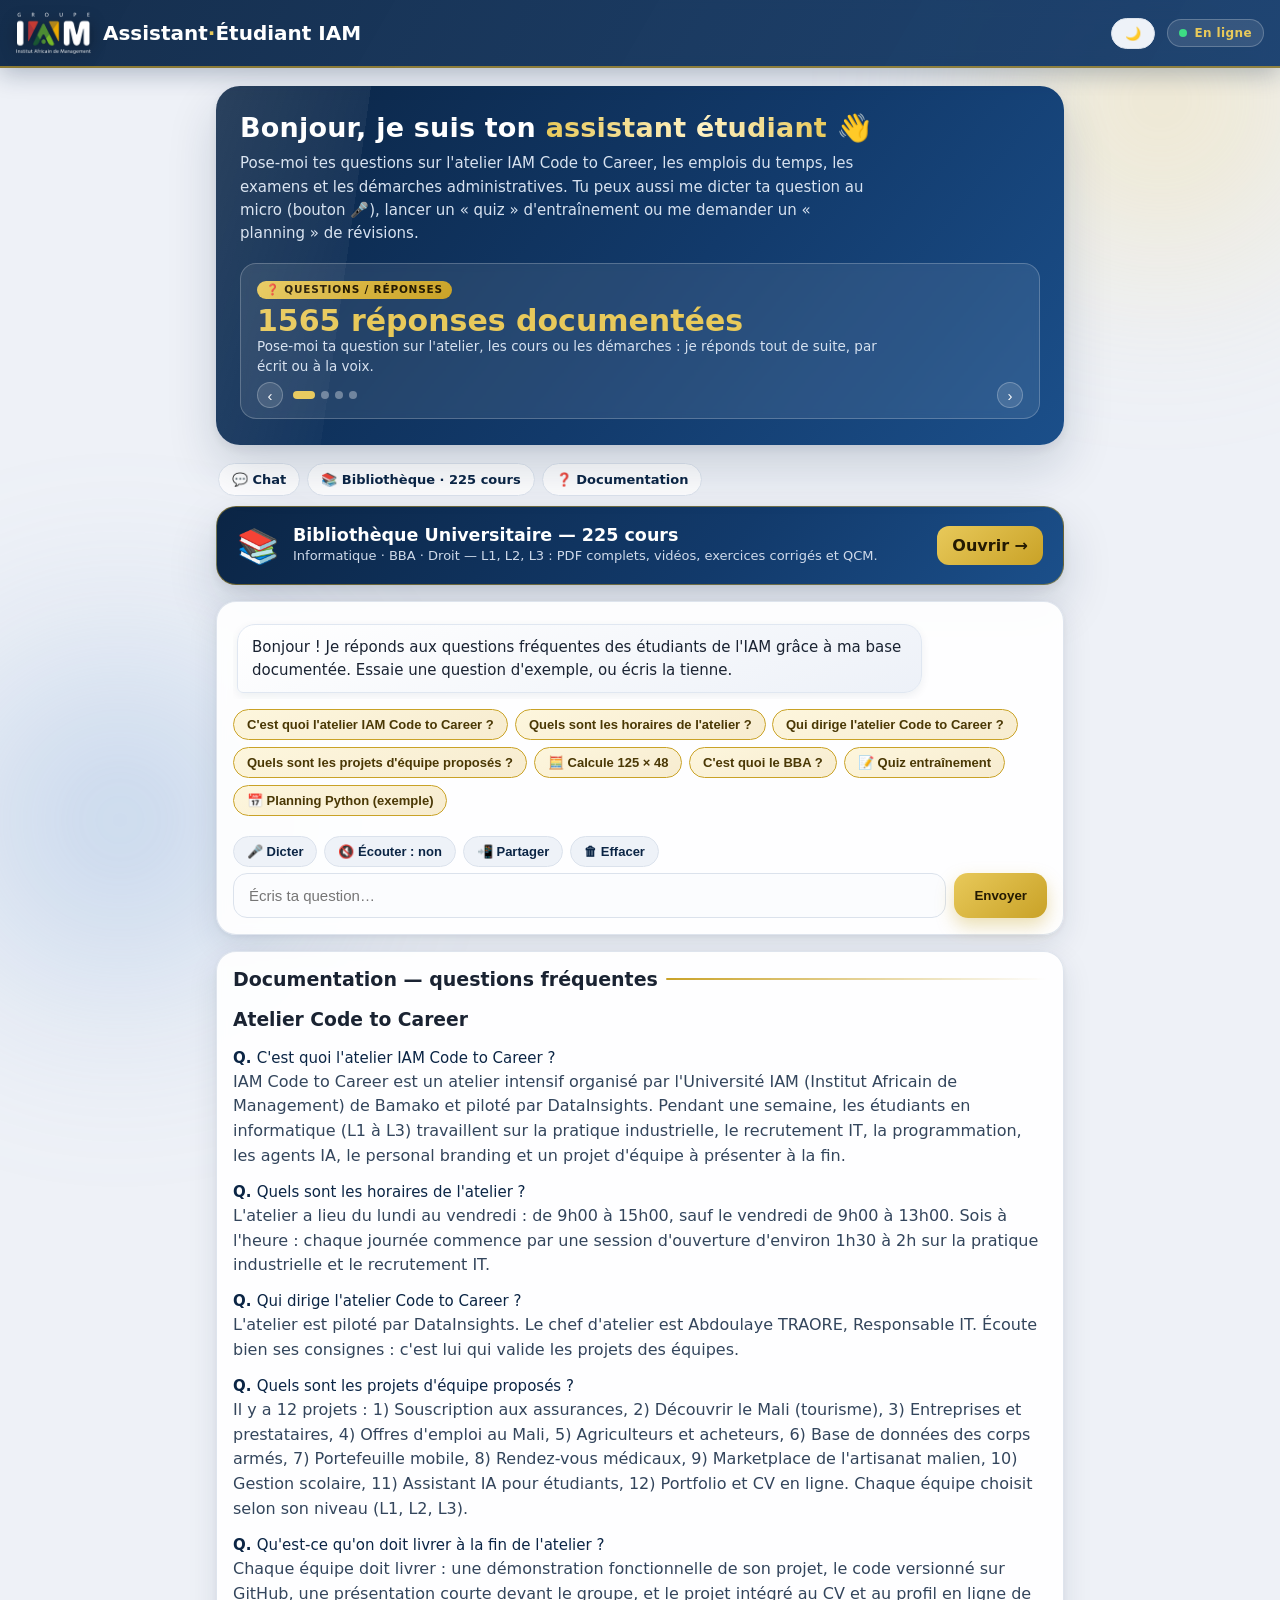
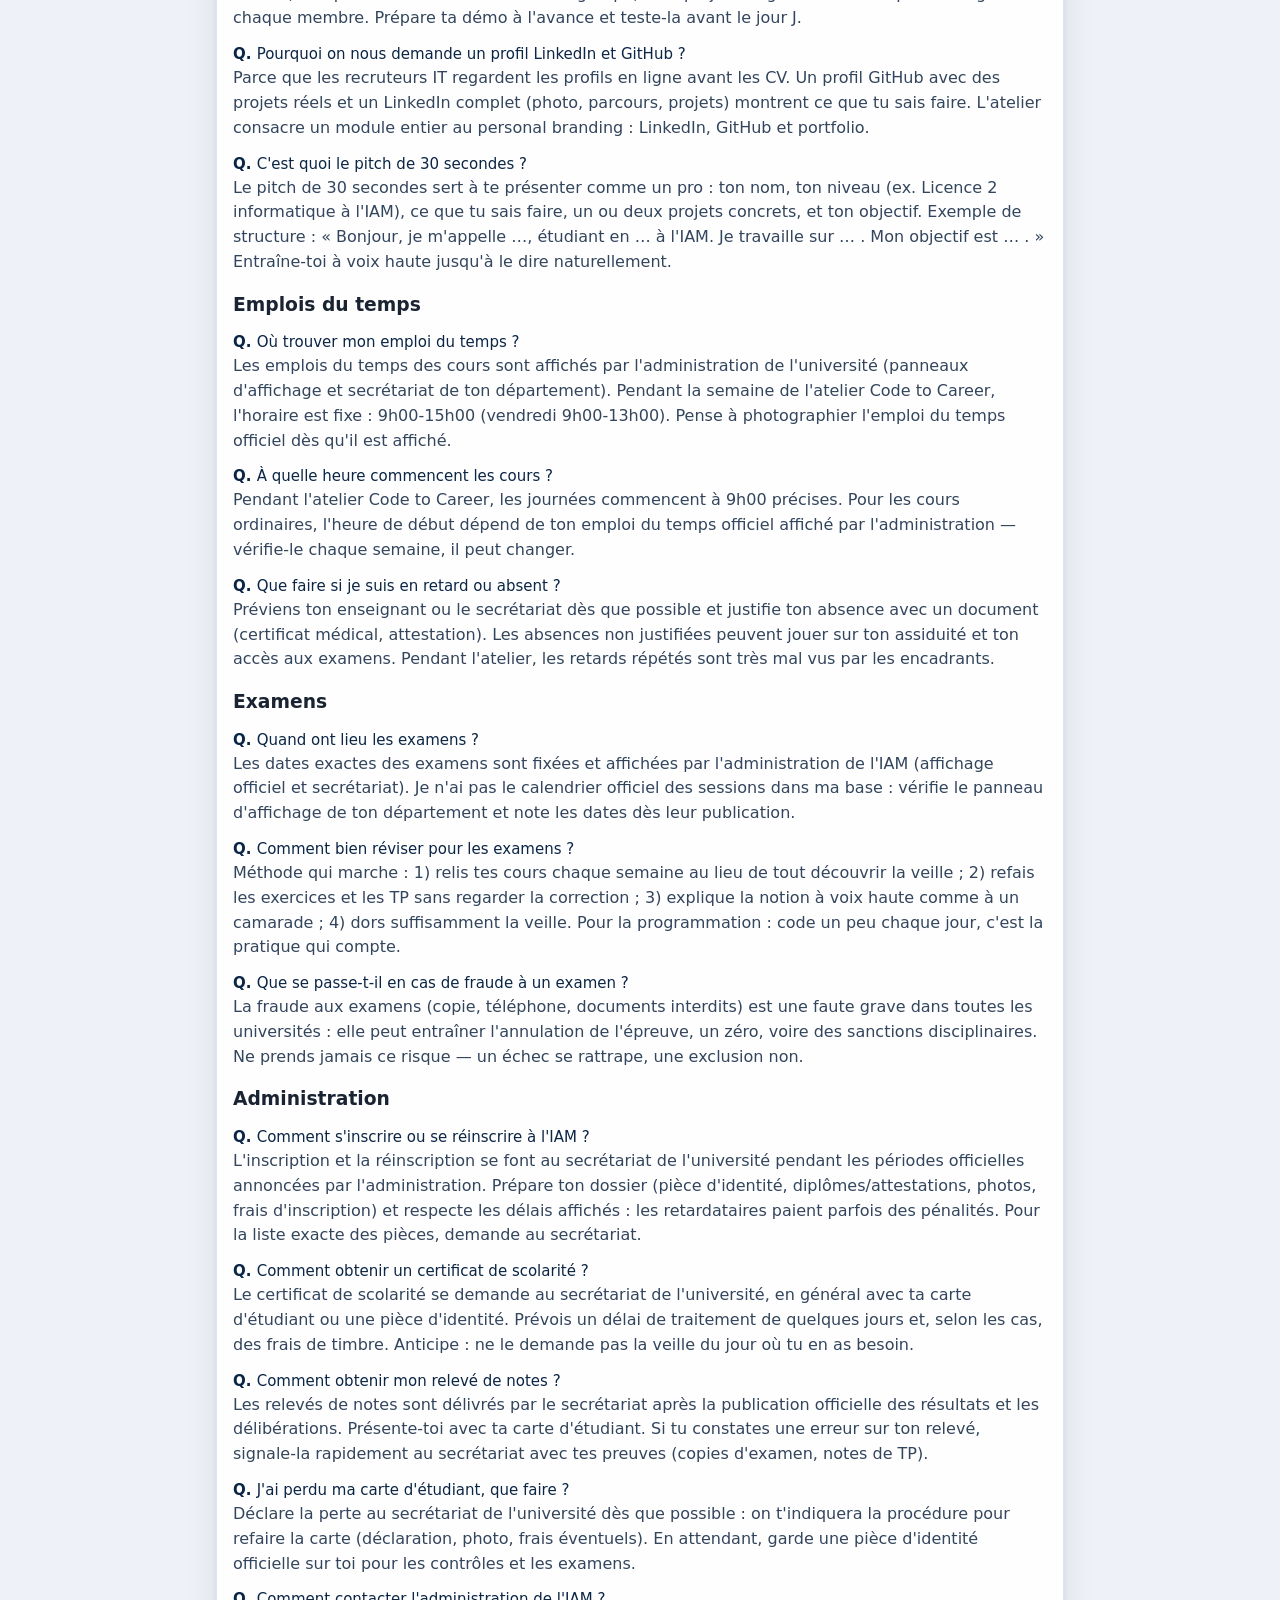
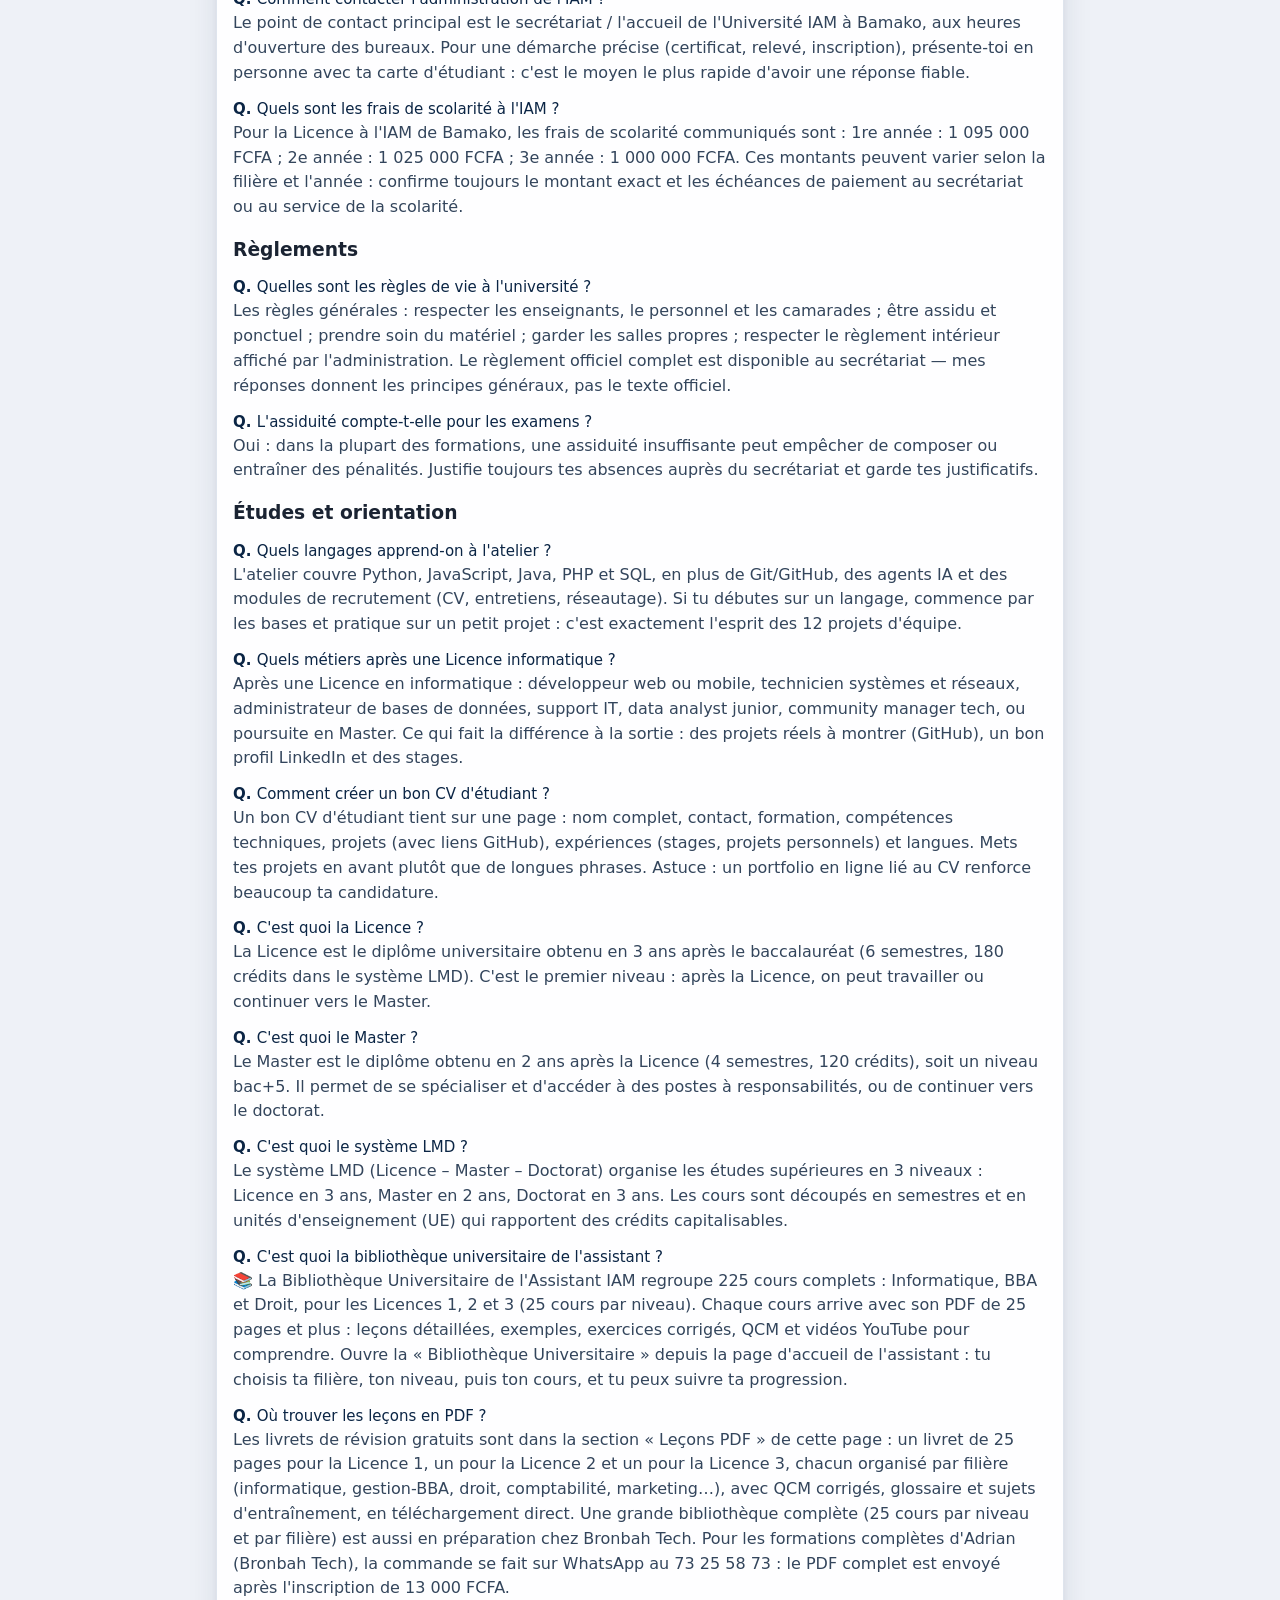
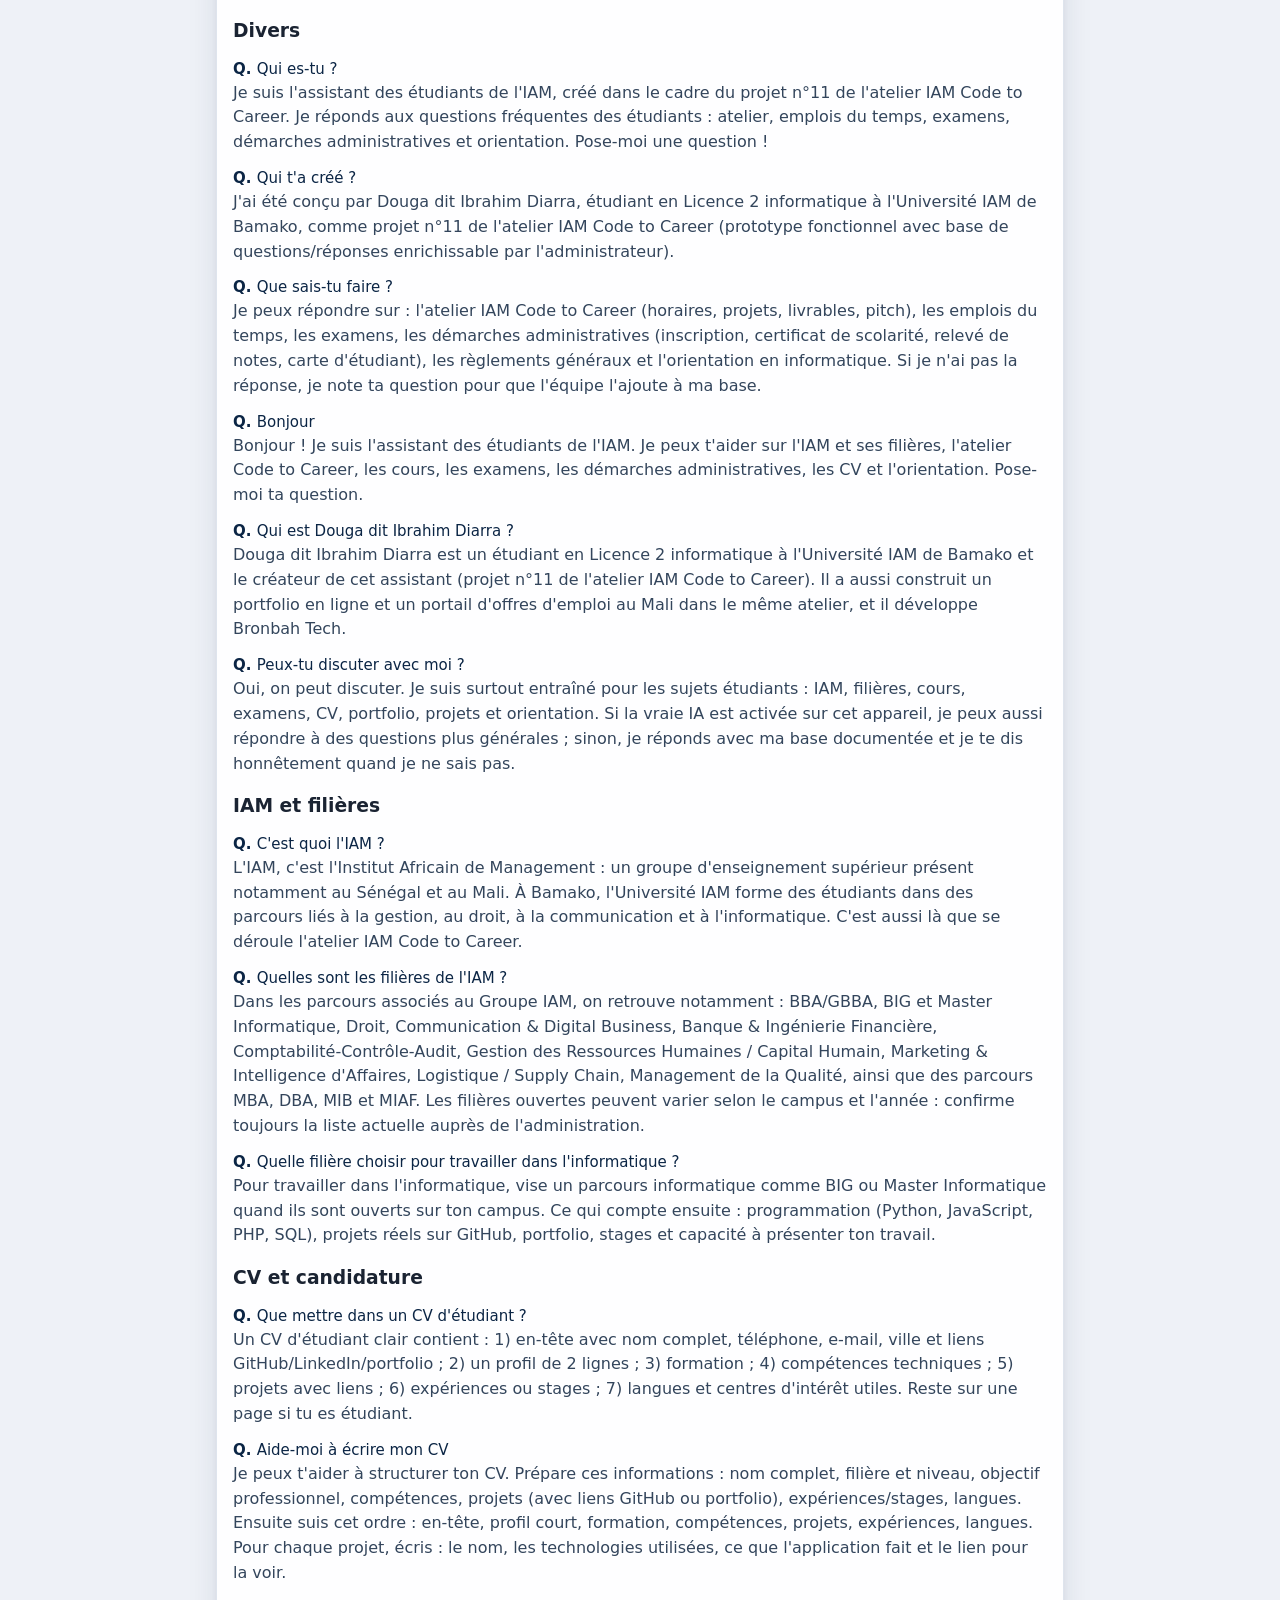
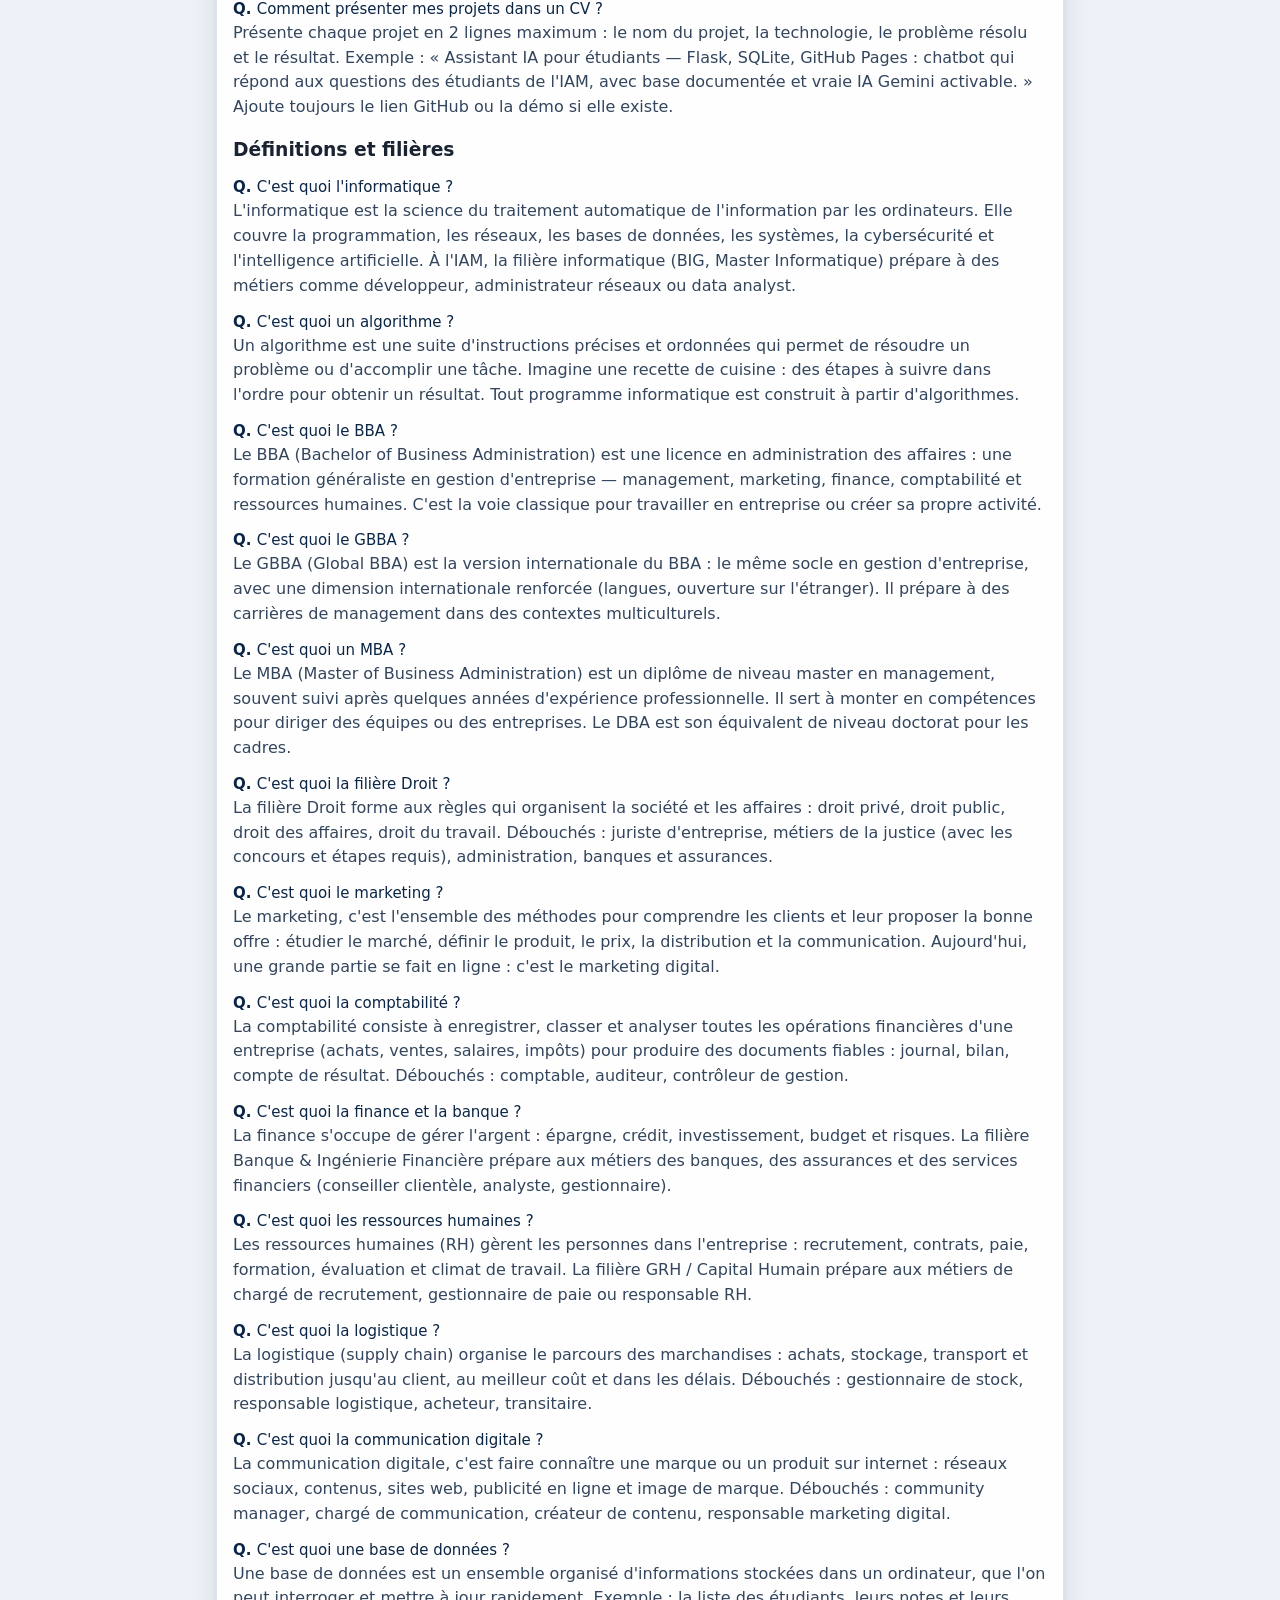
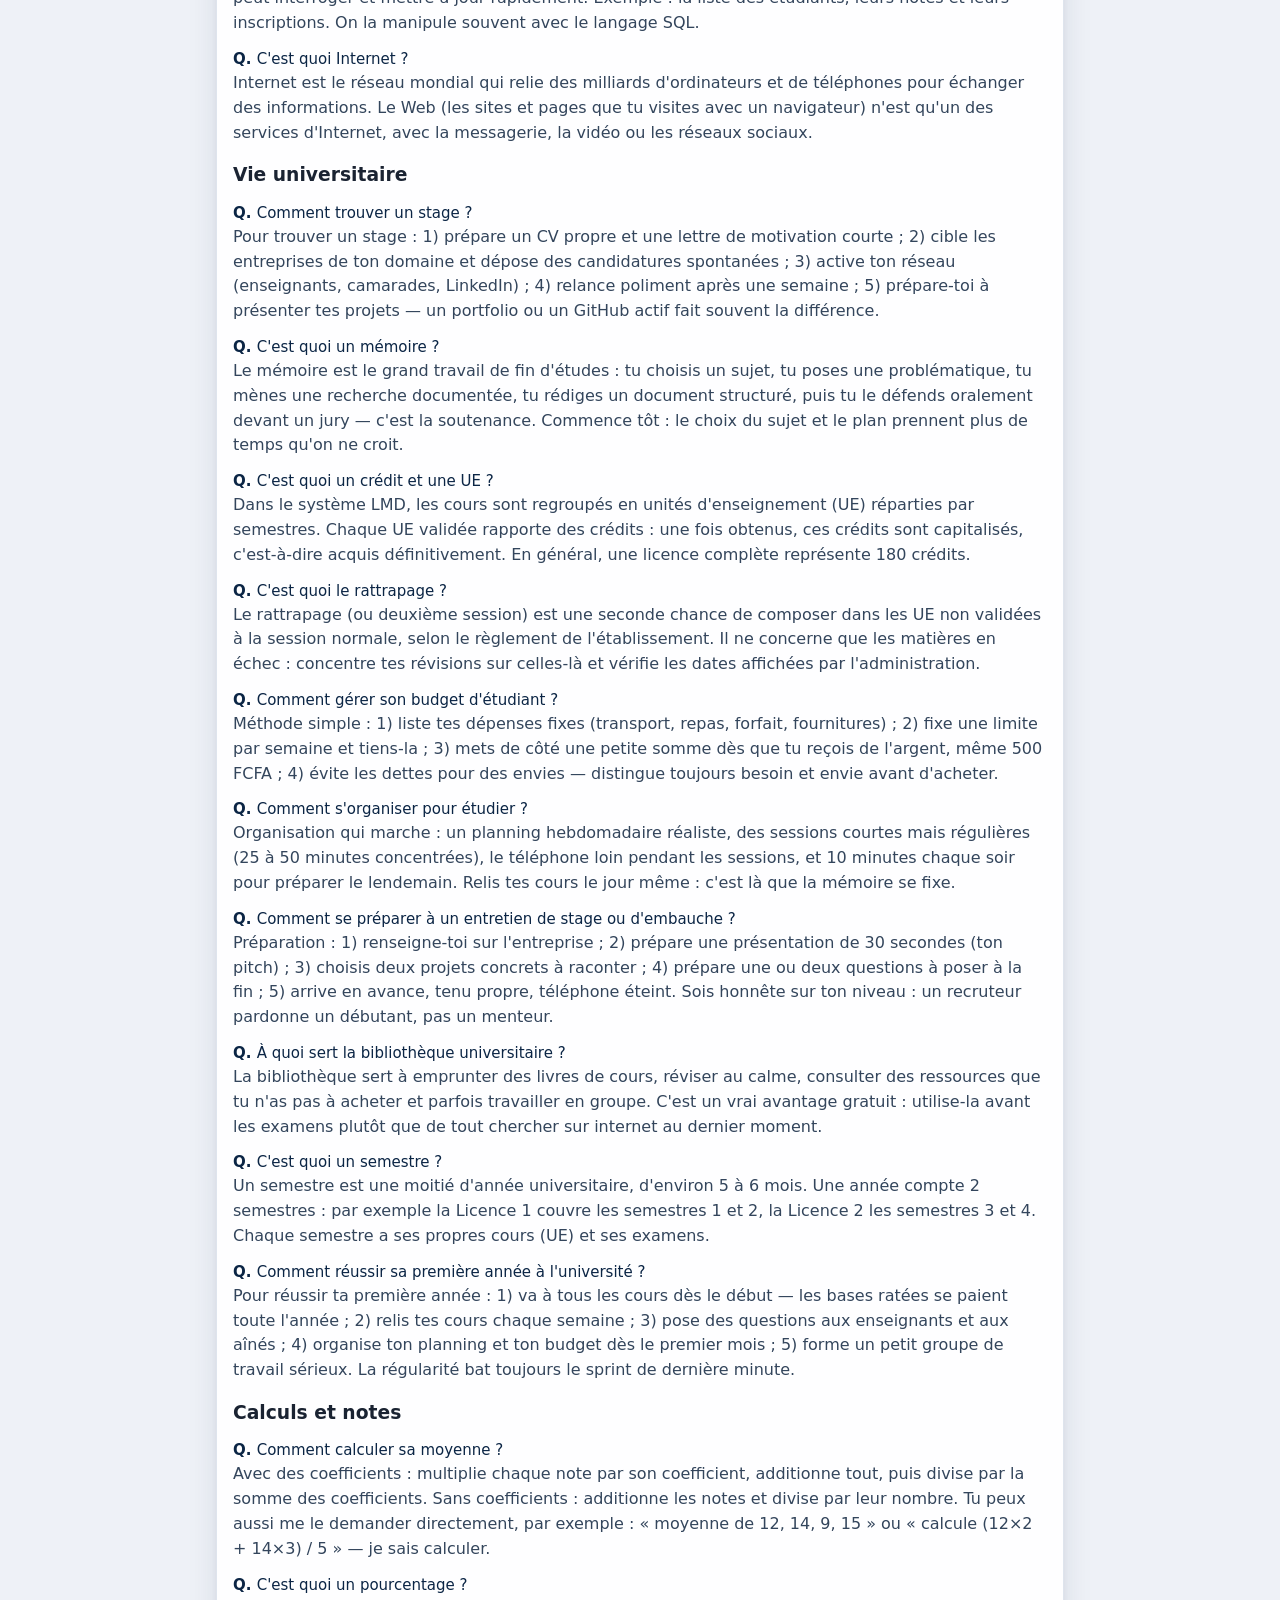
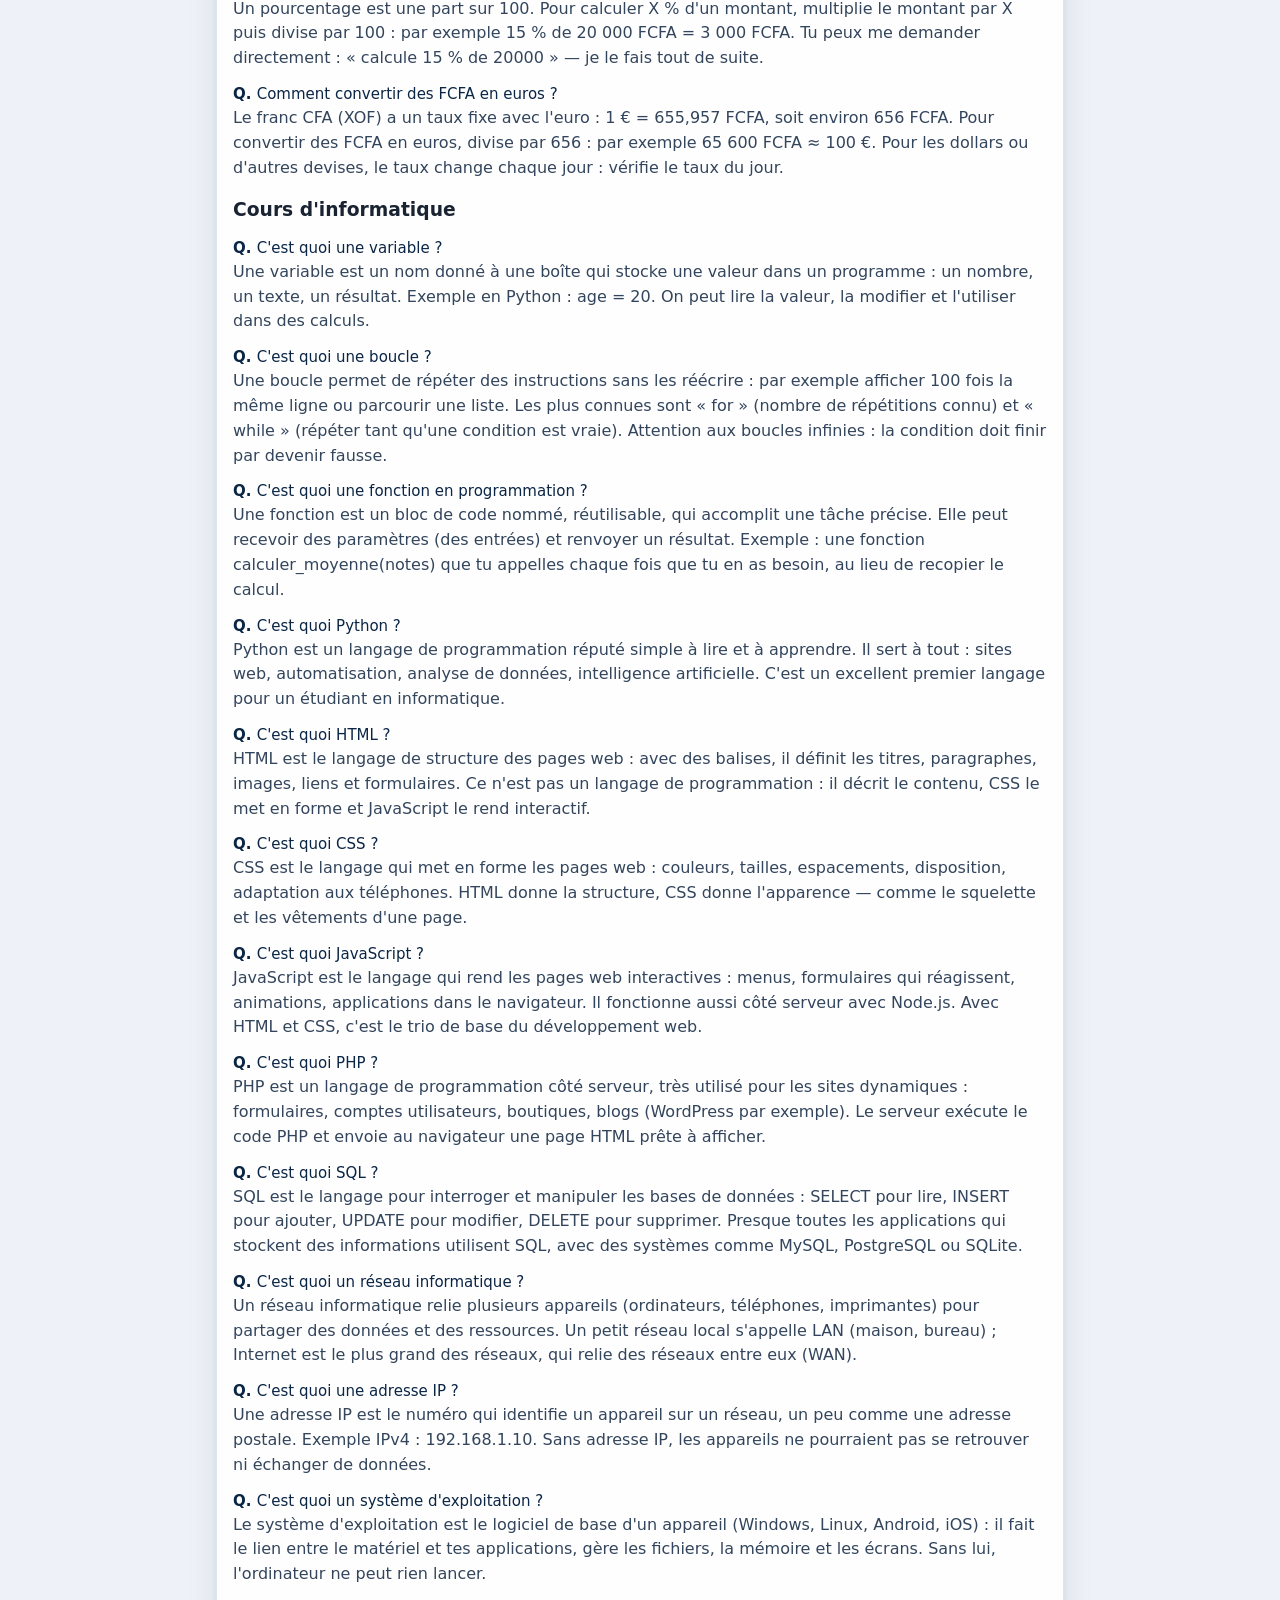
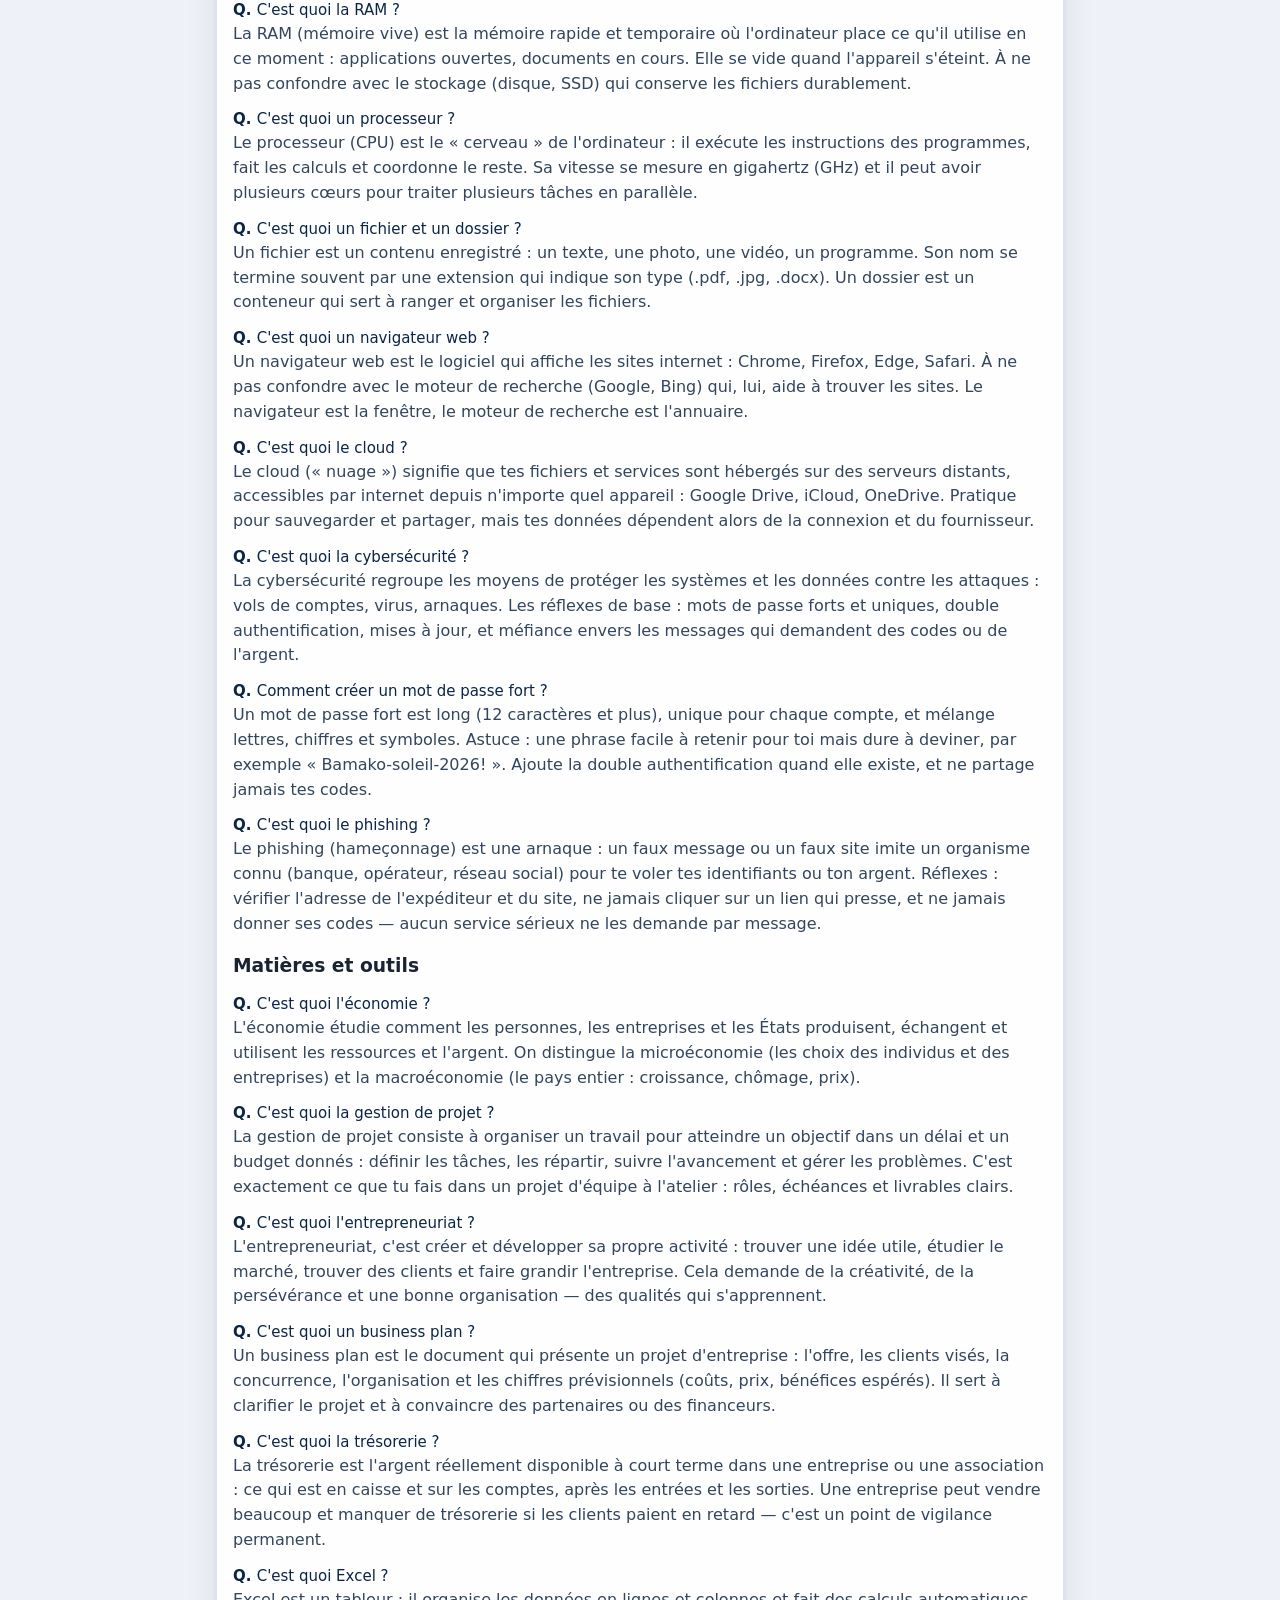
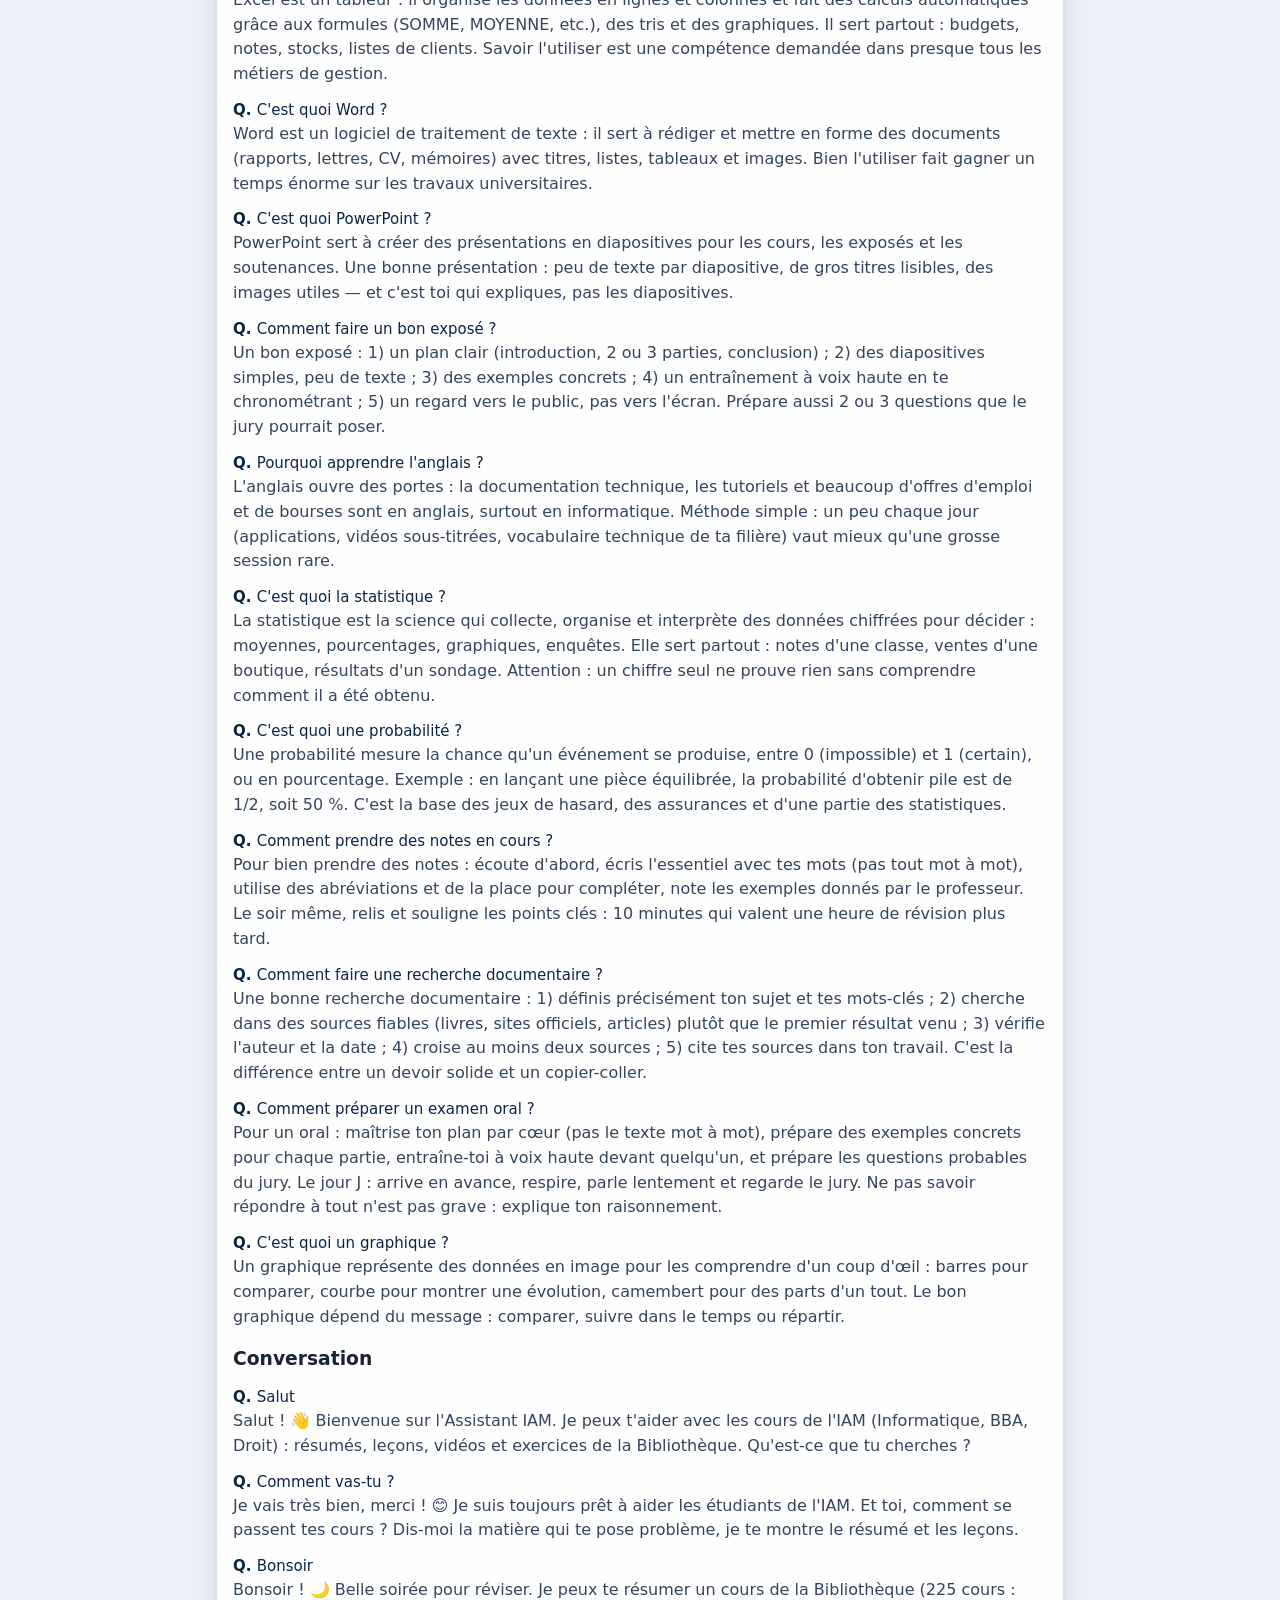
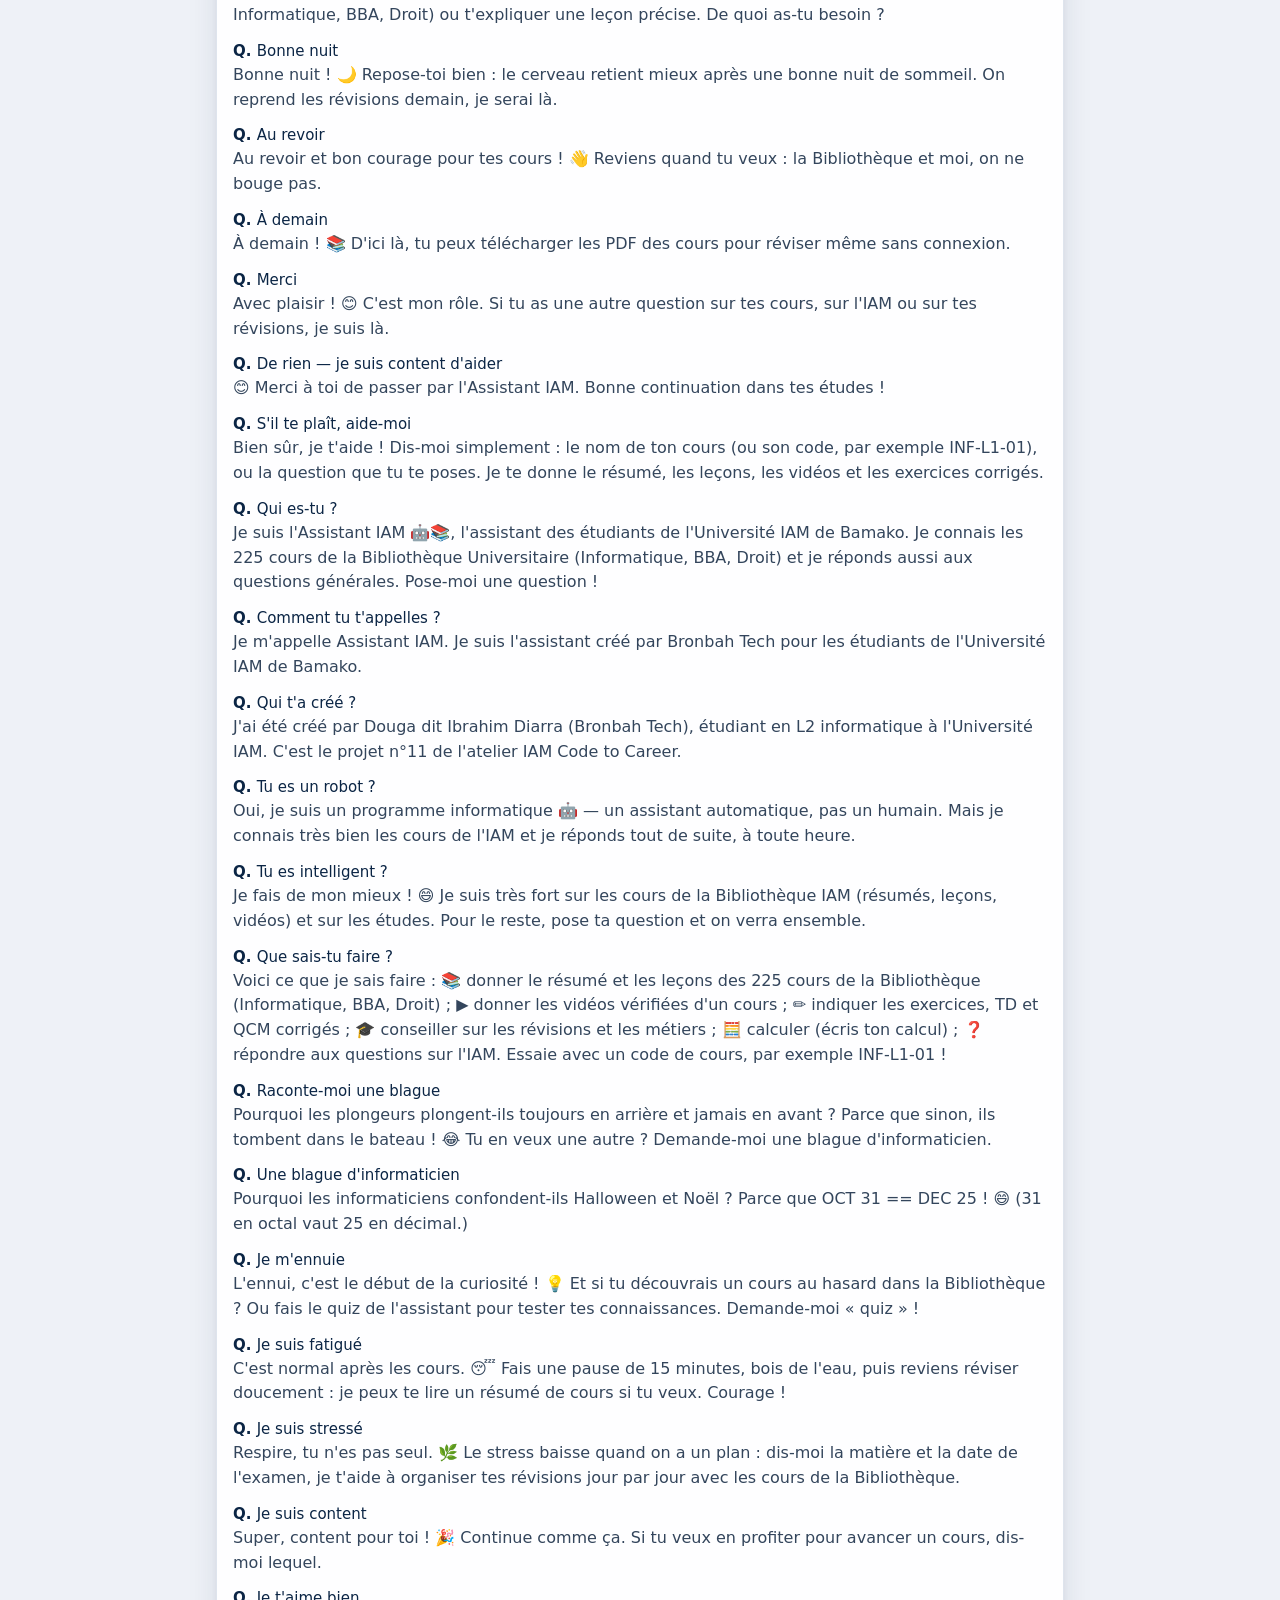
<file: docs/index.html>
<!DOCTYPE html>
<html lang="fr">
<head>
<meta charset="utf-8">
<meta name="viewport" content="width=device-width, initial-scale=1">
<title>Assistant Étudiant IAM — Projet n°11</title>
<style>
:root{
  --navy:#0b2545; --navy2:#123a6b; --navy3:#1b4f8a;
  --gold:#c9a227; --gold2:#e8c95a; --goldsoft:#f7ecd0;
  --ink:#1a2332; --mut:#5a6a7f; --line:#dbe2ec; --bg:#eef1f7;
  --wa:#25d366; --wa2:#1eb856;
  --shadow:0 10px 30px rgba(11,37,69,.10), 0 2px 6px rgba(11,37,69,.06);
  --shadow-lg:0 22px 50px rgba(11,37,69,.16), 0 4px 12px rgba(11,37,69,.08);
  --r:20px;
}
*{box-sizing:border-box}
html{scroll-behavior:smooth}
body{margin:0;font-family:system-ui,-apple-system,"Segoe UI",Roboto,sans-serif;background:var(--bg);color:var(--ink);overflow-x:hidden}
/* ——— Fond animé : halos dorés et bleus qui dérivent lentement ——— */
body::before,body::after{content:"";position:fixed;border-radius:50%;filter:blur(90px);z-index:-1;opacity:.5;pointer-events:none}
body::before{width:480px;height:480px;background:radial-gradient(circle,#f2d67c,transparent 65%);top:-140px;right:-120px;animation:drift1 22s ease-in-out infinite alternate}
body::after{width:520px;height:520px;background:radial-gradient(circle,#7fa8d9,transparent 65%);bottom:-180px;left:-140px;animation:drift2 26s ease-in-out infinite alternate}
@keyframes drift1{from{transform:translate(0,0) scale(1)}to{transform:translate(-70px,60px) scale(1.12)}}
@keyframes drift2{from{transform:translate(0,0) scale(1.05)}to{transform:translate(80px,-50px) scale(.95)}}
/* ——— Barre du haut : verre dépoli, collante, logo qui flotte ——— */
.topbar{position:sticky;top:0;z-index:50;background:linear-gradient(120deg,rgba(11,37,69,.96),rgba(18,58,107,.94));backdrop-filter:blur(10px);color:#fff;padding:12px 16px;font-weight:800;font-size:20px;display:flex;align-items:center;gap:12px;box-shadow:0 6px 24px rgba(11,37,69,.28);border-bottom:2px solid rgba(201,162,39,.65)}
.topbar img{height:42px;width:auto;filter:drop-shadow(0 3px 8px rgba(0,0,0,.45));animation:floaty 5s ease-in-out infinite}
@keyframes floaty{0%,100%{transform:translateY(0)}50%{transform:translateY(-2.5px)}}
.topbar span{color:var(--gold2)}
.live-badge{margin-left:auto;display:flex;align-items:center;gap:7px;font-size:12px;font-weight:700;letter-spacing:.4px;background:rgba(255,255,255,.10);border:1px solid rgba(255,255,255,.22);padding:6px 11px;border-radius:999px}
.live-badge .dot{width:8px;height:8px;border-radius:50%;background:#3ddc84;box-shadow:0 0 0 0 rgba(61,220,132,.6);animation:pulse 2s infinite}
@keyframes pulse{0%{box-shadow:0 0 0 0 rgba(61,220,132,.55)}70%{box-shadow:0 0 0 8px rgba(61,220,132,0)}100%{box-shadow:0 0 0 0 rgba(61,220,132,0)}}
.wrap{max-width:880px;margin:0 auto;padding:18px 16px 8px}
/* ——— Apparition en douceur des blocs au défilement ——— */
.reveal{opacity:0;transform:translateY(18px);transition:opacity .7s ease,transform .7s cubic-bezier(.2,.7,.3,1)}
.reveal.visible{opacity:1;transform:none}
/* ——— Hero : dégradé profond, reflet animé, badges statistiques ——— */
.hero{position:relative;overflow:hidden;background:linear-gradient(130deg,var(--navy) 0%,var(--navy2) 55%,var(--navy3) 100%);color:#fff;border-radius:24px;padding:26px 24px;margin-bottom:16px;box-shadow:var(--shadow-lg)}
.hero::after{content:"";position:absolute;top:-60%;left:-30%;width:45%;height:220%;background:linear-gradient(100deg,transparent,rgba(255,255,255,.13),transparent);transform:rotate(8deg);animation:sheen 7s ease-in-out infinite}
@keyframes sheen{0%,55%{left:-35%}85%,100%{left:115%}}
.hero h1{margin:0 0 8px;font-size:27px;line-height:1.2;letter-spacing:.2px}
.hero h1 .grad{background:linear-gradient(92deg,var(--gold2),#fff2c4 55%,var(--gold2));-webkit-background-clip:text;background-clip:text;color:transparent}
.hero p{margin:0;color:#d7e2f0;font-size:15px;line-height:1.55;max-width:640px}
.stats{display:flex;flex-wrap:wrap;gap:10px;margin-top:18px}
.stat{background:rgba(255,255,255,.09);border:1px solid rgba(255,255,255,.20);backdrop-filter:blur(4px);border-radius:14px;padding:9px 14px;display:flex;flex-direction:column;min-width:104px;transition:transform .25s ease,background .25s ease}
.stat:hover{transform:translateY(-3px);background:rgba(255,255,255,.16)}
.stat b{font-size:19px;color:var(--gold2);line-height:1}
.stat span{font-size:11.5px;color:#cfdaea;margin-top:3px}
/* ——— Carrousel pivotant Questions/Réponses ——— */
.qna-carousel{margin-top:18px;background:rgba(255,255,255,.09);border:1px solid rgba(255,255,255,.22);border-radius:16px;padding:14px 16px 10px;backdrop-filter:blur(4px)}
.qna-track{position:relative;min-height:96px}
.qna-slide{position:absolute;inset:0;opacity:0;transform:perspective(700px) rotateY(14deg) translateX(18px);transition:opacity .55s ease,transform .55s ease;pointer-events:none}
.qna-slide.on{opacity:1;transform:perspective(700px) rotateY(0) translateX(0);pointer-events:auto}
.qna-slide .tag{display:inline-block;font-size:10.5px;font-weight:800;letter-spacing:.8px;text-transform:uppercase;color:#241a02;background:linear-gradient(140deg,var(--gold2),var(--gold));padding:2.5px 9px;border-radius:999px;margin-bottom:7px}
.qna-slide .qq{font-size:16.5px;font-weight:800;line-height:1.3;margin:0 0 4px}
.qna-slide .aa{font-size:13.5px;color:#d7e2f0;line-height:1.5;margin:0}
.qna-slide .big{font-size:30px;font-weight:900;color:var(--gold2);line-height:1}
.qna-nav{display:flex;align-items:center;gap:10px;margin-top:8px}
.qna-arrow{background:rgba(255,255,255,.12);border:1px solid rgba(255,255,255,.25);color:#fff;border-radius:50%;width:26px;height:26px;font-size:15px;cursor:pointer;line-height:1}
.qna-dots{display:flex;gap:6px;flex:1}
.qna-dots button{width:8px;height:8px;border-radius:99px;border:0;background:rgba(255,255,255,.35);cursor:pointer;padding:0;transition:all .3s}
.qna-dots button.on{width:22px;background:var(--gold2)}
@media (max-width:600px){.qna-track{min-height:118px}.qna-slide .qq{font-size:15px}}
/* ——— Cartes ——— */
.chatbox,.panel{background:rgba(255,255,255,.92);backdrop-filter:blur(6px);border:1px solid rgba(219,226,236,.9);border-radius:var(--r);padding:16px;margin-bottom:16px;box-shadow:var(--shadow);transition:transform .3s ease,box-shadow .3s ease}
.panel:hover{transform:translateY(-2px);box-shadow:var(--shadow-lg)}
.panel h2{margin-top:0;font-size:19px;display:flex;align-items:center;gap:8px}
.panel h2::after{content:"";flex:1;height:2px;border-radius:2px;background:linear-gradient(90deg,var(--gold),transparent)}
/* ——— Conversation ——— */
.messages{display:flex;flex-direction:column;gap:9px;max-height:54vh;overflow-y:auto;padding:6px 4px;scrollbar-width:thin;scrollbar-color:#b9c6d8 transparent}
.messages::-webkit-scrollbar{width:6px}
.messages::-webkit-scrollbar-thumb{background:#b9c6d8;border-radius:3px}
.msg{max-width:85%;padding:11px 14px;border-radius:18px;font-size:15px;line-height:1.5;white-space:pre-wrap;box-shadow:0 3px 10px rgba(11,37,69,.07);animation:msgIn .38s cubic-bezier(.2,.8,.3,1) both}
@keyframes msgIn{from{opacity:0;transform:translateY(10px) scale(.97)}to{opacity:1;transform:none}}
.msg.bot{background:linear-gradient(160deg,#ffffff,#edf1f8);border:1px solid #e0e7f1;align-self:flex-start;border-bottom-left-radius:6px}
.msg.user{background:linear-gradient(140deg,var(--navy2),var(--navy));color:#fff;align-self:flex-end;border-bottom-right-radius:6px}
.msg .cat{display:inline-block;margin-top:8px;font-size:10.5px;color:#7a5b12;background:var(--goldsoft);border:1px solid rgba(201,162,39,.45);padding:2.5px 8px;border-radius:999px;font-weight:800;text-transform:uppercase;letter-spacing:.5px}
.msg.user .cat{background:rgba(255,255,255,.16);color:#ffe9a8;border-color:rgba(255,255,255,.3)}
.msg.typing{color:transparent;min-width:74px}
.msg.typing::after{content:"● ● ●";color:#8aa0bb;font-size:9px;letter-spacing:3px;animation:blink 1.15s ease-in-out infinite}
@keyframes blink{0%,100%{opacity:.25}50%{opacity:1}}
/* ——— Chips, barre d'outils, boutons ——— */
.exemples{display:flex;flex-wrap:wrap;gap:7px;margin:10px 0;align-items:center}
.chip{background:linear-gradient(160deg,#fdf6dd,var(--goldsoft));border:1px solid var(--gold);color:#4a3805;border-radius:999px;padding:7px 13px;font-size:13px;font-weight:600;cursor:pointer;transition:transform .2s ease,box-shadow .2s ease;animation:msgIn .4s ease both}
.chip:hover{transform:translateY(-2px);box-shadow:0 6px 14px rgba(201,162,39,.35)}
.chip:active{transform:scale(.96)}
.toolbar{display:flex;flex-wrap:wrap;gap:7px;margin:10px 0 2px}
.tool{background:#eef2f8;border:1px solid var(--line);color:var(--navy);border-radius:999px;padding:7px 13px;font-size:13px;cursor:pointer;font-weight:700;text-decoration:none;display:inline-block;transition:transform .2s ease,box-shadow .2s ease,background .2s ease}
.tool:hover{transform:translateY(-2px);background:#e2eaf5;box-shadow:0 6px 14px rgba(11,37,69,.14)}
.tool:active{transform:scale(.96)}
.wa-btn{display:block;margin-top:10px;background:linear-gradient(140deg,var(--wa),var(--wa2));color:#04330f;font-weight:800;text-align:center;padding:12px 14px;border-radius:14px;text-decoration:none;font-size:14.5px;box-shadow:0 8px 20px rgba(37,211,102,.35);transition:transform .2s ease,box-shadow .2s ease}
.wa-btn:hover{transform:translateY(-2px);box-shadow:0 12px 26px rgba(37,211,102,.45)}
.btn{background:linear-gradient(140deg,var(--navy2),var(--navy));color:#fff;border:0;border-radius:11px;padding:10px 15px;font-weight:700;cursor:pointer;box-shadow:0 6px 16px rgba(11,37,69,.22);transition:transform .2s ease,box-shadow .2s ease}
.btn.gold{background:linear-gradient(140deg,var(--gold2),var(--gold));color:#241a02}
.btn:hover{transform:translateY(-2px);box-shadow:0 10px 22px rgba(11,37,69,.28)}
.btn:active{transform:scale(.97)}
/* ——— Saisie ——— */
.chatinput{display:flex;gap:8px;margin-top:6px}
.chatinput input{flex:1;padding:13px 15px;border:1.5px solid var(--line);border-radius:14px;font-size:15px;background:#fbfcfe;transition:border-color .2s ease,box-shadow .2s ease;outline:none}
.chatinput input:focus{border-color:var(--gold);box-shadow:0 0 0 4px rgba(201,162,39,.20);background:#fff}
.chatinput button{background:linear-gradient(140deg,var(--gold2),var(--gold));color:#241a02;border:0;border-radius:14px;padding:12px 20px;font-weight:800;cursor:pointer;box-shadow:0 8px 18px rgba(201,162,39,.35);transition:transform .2s ease,box-shadow .2s ease}
.chatinput button:hover{transform:translateY(-2px);box-shadow:0 12px 24px rgba(201,162,39,.45)}
.chatinput button:active{transform:scale(.96)}
.panel input[type=password]{width:100%;padding:11px;border:1.5px solid var(--line);border-radius:10px;font-size:14px;margin:6px 0;outline:none;transition:border-color .2s,box-shadow .2s}
.panel input[type=password]:focus{border-color:var(--gold);box-shadow:0 0 0 4px rgba(201,162,39,.18)}
.note{font-size:13px;color:var(--mut);line-height:1.5}
.ok{color:#177245;font-weight:700}
.q{margin:14px 0 3px;font-size:15px;color:var(--navy)}
.r{margin:0 0 9px;color:#33455c;line-height:1.55}
.foot{text-align:center;color:var(--mut);font-size:13px;padding:20px 16px 26px;line-height:1.6}
a{color:var(--navy2)}
@media (max-width:600px){
  .hero h1{font-size:22px}.hero{padding:21px 17px}
  .msg{max-width:93%}.stat{min-width:calc(50% - 6px)}
  .live-badge span.lbl{display:none}
}
@media (prefers-reduced-motion: reduce){
  *,*::before,*::after{animation-duration:.01ms !important;animation-iteration-count:1 !important;transition-duration:.01ms !important}
  html{scroll-behavior:auto}
}

.biblio-banner{display:flex;align-items:center;gap:14px;background:linear-gradient(130deg,var(--navy),var(--navy2) 60%,var(--navy3));color:#fff;text-decoration:none;border-radius:20px;padding:18px 20px;margin-bottom:16px;box-shadow:var(--shadow-lg);border:1px solid rgba(201,162,39,.5);transition:transform .25s ease}
.biblio-banner:hover{transform:translateY(-3px)}
.bb-ico{font-size:34px}
.bb-txt{display:flex;flex-direction:column;gap:2px;flex:1}
.bb-txt b{font-size:17.5px}
.bb-txt span{font-size:13px;color:#cfdaea;line-height:1.45}
.bb-go{background:linear-gradient(140deg,var(--gold2),var(--gold));color:#241a02;font-weight:800;padding:10px 15px;border-radius:12px;white-space:nowrap}
@media (max-width:600px){.bb-go{display:none}.bb-txt b{font-size:16px}}

.quicknav{display:flex;gap:7px;overflow-x:auto;padding:2px 2px 10px;scrollbar-width:none}
.quicknav::-webkit-scrollbar{display:none}
.quicknav a{white-space:nowrap;background:rgba(255,255,255,.85);border:1px solid var(--line);color:var(--navy);font-weight:700;font-size:13px;padding:8px 13px;border-radius:999px;text-decoration:none;transition:transform .2s,box-shadow .2s}
.quicknav a:hover{transform:translateY(-2px);box-shadow:0 6px 14px rgba(11,37,69,.15)}
.biblio-banner{animation:glowPulse 3.2s ease-in-out infinite}
@keyframes glowPulse{0%,100%{box-shadow:0 18px 42px rgba(11,37,69,.16),0 0 0 0 rgba(201,162,39,.0)}50%{box-shadow:0 18px 42px rgba(11,37,69,.16),0 0 0 5px rgba(201,162,39,.22)}}
section.panel,.chatbox{scroll-margin-top:86px}
#top-btn{position:fixed;right:16px;bottom:18px;z-index:60;width:46px;height:46px;border-radius:50%;border:0;background:linear-gradient(140deg,var(--gold2),var(--gold));color:#241a02;font-size:19px;font-weight:900;box-shadow:0 10px 24px rgba(201,162,39,.45);cursor:pointer;opacity:0;pointer-events:none;transition:opacity .3s,transform .2s}
#top-btn.show{opacity:1;pointer-events:auto}
#top-btn:hover{transform:translateY(-3px)}
html[data-theme="dark"] body{background:#0a1120;color:#e8eef7}
html[data-theme="dark"] .chatbox,html[data-theme="dark"] .panel{background:rgba(15,25,44,.94);border-color:#24344f;color:#e8eef7}
html[data-theme="dark"] .msg.bot{background:linear-gradient(160deg,#17263f,#101c31);border-color:#263650;color:#e8eef7}
html[data-theme="dark"] .r{color:#b9c8de}
html[data-theme="dark"] .note{color:#93a5c0}
html[data-theme="dark"] .q{color:#a9c6ff}
html[data-theme="dark"] .tool{background:#13203a;color:#cfe0f5;border-color:#263650}
html[data-theme="dark"] .tool:hover{background:#1a2c4c}
html[data-theme="dark"] .quicknav a{background:rgba(19,32,58,.9);color:#cfe0f5;border-color:#263650}
html[data-theme="dark"] .chatinput input{background:#0d1729;color:#e8eef7;border-color:#263650}
html[data-theme="dark"] .chatinput input:focus{background:#0d1729}
html[data-theme="dark"] .panel input[type=password]{background:#0d1729;color:#e8eef7;border-color:#263650}
html[data-theme="dark"] .foot{color:#7e90ad}
html[data-theme="dark"] .messages{scrollbar-color:#33465f transparent}
html[data-theme="dark"] .messages::-webkit-scrollbar-thumb{background:#33465f}
</style>
</head>
<body>
<header class="topbar"><img src="logo-iam-blanc.png" alt="Groupe IAM — Institut Africain de Management"><div>Assistant<span>·</span>Étudiant IAM</div><button type="button" id="theme-btn" class="tool" style="margin-left:auto" title="Mode sombre / clair">🌙</button>
  <div class="live-badge" style="margin-left:0"><span class="dot"></span><span class="lbl">En ligne</span></div></header>
<main class="wrap">
  <section class="hero reveal">
    <h1>Bonjour, je suis ton <span class="grad">assistant étudiant</span> 👋</h1>
    <p>Pose-moi tes questions sur l'atelier IAM Code to Career, les emplois du temps, les examens et les démarches administratives. Tu peux aussi me dicter ta question au micro (bouton 🎤), lancer un « quiz » d'entraînement ou me demander un « planning » de révisions.</p>
    <div class="qna-carousel" id="qnaCarousel">
      <div class="qna-track" id="qnaTrack"></div>
      <div class="qna-nav">
        <button type="button" class="qna-arrow" id="qnaPrev" aria-label="Question précédente">‹</button>
        <div class="qna-dots" id="qnaDots"></div>
        <button type="button" class="qna-arrow" id="qnaNext" aria-label="Question suivante">›</button>
      </div>
    </div>
  </section>



  <nav class="quicknav">
    <a href="#chat">💬 Chat</a>
    <a href="bibliotheque.html">📚 Bibliothèque · 225 cours</a>
    <a href="#docpanel">❓ Documentation</a>
  </nav>
  <a href="bibliotheque.html" class="biblio-banner reveal visible">
    <span class="bb-ico">📚</span>
    <span class="bb-txt"><b>Bibliothèque Universitaire — 225 cours</b><span>Informatique · BBA · Droit — L1, L2, L3 : PDF complets, vidéos, exercices corrigés et QCM.</span></span>
    <span class="bb-go">Ouvrir →</span>
  </a>

  <div class="chatbox reveal" id="chat">
    <div id="messages" class="messages">
      <div class="msg bot">Bonjour ! Je réponds aux questions fréquentes des étudiants de l'IAM grâce à ma base documentée. Essaie une question d'exemple, ou écris la tienne.</div>
    </div>
    <div class="exemples" id="exemples"></div>
    <div class="exemples" id="suggestions"></div>
    <div class="toolbar">
      <button type="button" id="mic-btn" class="tool">🎤 Dicter</button>
      <button type="button" id="voice-btn" class="tool">🔇 Écouter : non</button>
      <button type="button" id="share-btn" class="tool">📲 Partager</button>
      <button type="button" id="clear-btn" class="tool">🗑 Effacer</button>
    </div>
    <form id="chatform" class="chatinput">
      <input id="msg" type="text" placeholder="Écris ta question…" autocomplete="off" required>
      <button type="submit">Envoyer</button>
    </form>
  </div>

  <section class="panel reveal" id="docpanel">
    <h2>Documentation — questions fréquentes</h2>
    <div id="doc"><p class="note">Chargement de la base…</p></div>
  </section>
</main>
<footer class="foot">
  Projet n°11 « Assistant IA pour étudiants » — IAM Code to Career • Douga dit Ibrahim Diarra • Université IAM, Bamako •
  <a href="https://github.com/dougadiarra7325-gif/assistant-ia-etudiants">Code source sur GitHub</a>
</footer>

<script>
const STOP = new Set("le la les de des du un une et est je tu il elle on nous vous ils a au aux en dans sur pour avec que qui quoi comment quand ou ce se sa son mes mon ma tes ton ta cette ces pas plus faire".split(" "));
const ACR = new Set(["cv","ia","rh","ue","sql","php","bba","mba","dba","big","gbba","lmd","web"]);
let KB = [];
const norm = s => s.toLowerCase().normalize("NFD").replace(/[\u0300-\u036f]/g,"").replace(/[^a-z0-9 ]/g," ").replace(/\s+/g," ").trim();
function findAnswer(text){
  const n = norm(text);
  const words = n.split(" ").filter(w => !STOP.has(w) && (w.length > 2 || ACR.has(w)));
  let best = null, bestScore = 0; const scored = [];
  for (const row of KB){
    let score = 0;
    for (const kw0 of row.keywords.split(",")){
      const kw = norm(kw0.trim()); if (!kw) continue;
      if (kw.includes(" ")){ if (n.includes(kw)) score += 3 * kw.split(" ").length; }
      else if (words.includes(kw)) score += 2;
    }
    const qw = norm(row.question).split(" ").filter(w => !STOP.has(w) && (w.length > 2 || ACR.has(w)));
    score += qw.filter(w => words.includes(w)).length;
    if (score > 0) scored.push([score, row]);
    if (score > bestScore){ best = row; bestScore = score; }
  }
  scored.sort((a,b) => b[0]-a[0]);
  return { row: bestScore >= 3 ? best : null, sugg: scored.slice(0,3).map(x => x[1]) };
}
const SYSTEME = "Tu es l'assistant des étudiants de l'Université IAM (Institut Africain de Management) de Bamako, au Mali. Tu réponds en français simple et clair, en 2 à 6 phrases maximum, avec un ton aidant pour des étudiants. Faits sûrs : l'atelier IAM Code to Career est piloté par DataInsights, chef d'atelier Abdoulaye TRAORE ; horaires : lundi à vendredi 9h00-15h00 (vendredi 9h00-13h00) ; 12 projets d'équipe ; livrables : démonstration, code sur GitHub, présentation, projet intégré au CV et au profil en ligne. Règles strictes : n'invente JAMAIS de dates officielles (examens, inscriptions, résultats) ni de numéros de téléphone : pour ces sujets, dis de vérifier auprès du secrétariat ou de l'affichage officiel de l'IAM. Tu peux expliquer des notions de cours (programmation, informatique), donner des conseils d'étude, présenter l'IAM et ses grandes familles de parcours en précisant que les filières ouvertes varient selon le campus et l'année, aider à rédiger ou améliorer un CV étudiant, et répondre simplement à des questions générales de conversation. Tu tiens une vraie conversation suivie : si l'étudiant dit « et ensuite ? », « donne un exemple », « explique autrement » ou « et pour la L2 ? », appuie-toi sur l'historique de conversation fourni pour comprendre de quoi il parle, et réponds dans la continuité.";
const MODELES_IA = ["gemini-3.8-flash", "gemini-3.8-flash", "gemini-2.5-flash"];
const ASSISTANT_PROXY_URL = "https://e78622b662fb58.lhr.life"; // Proxy sécurisé (clé Gemini côté serveur, jamais dans la page) — renseigner l'adresse après déploiement, voir proxy/README.md. Vide = clé personnelle du navigateur uniquement.
async function gemini(question, contexte){
  if (ASSISTANT_PROXY_URL){
    try {
      const rp = await fetch(ASSISTANT_PROXY_URL, { method: "POST", headers: { "Content-Type": "application/json" }, body: JSON.stringify({ question, contexte: contexte || "" }) });
      const dp = await rp.json().catch(() => null);
      if (dp && dp.text) return { text: dp.text };
      if (!localStorage.getItem("gemini_key")) return { err: (dp && dp.err) ? dp.err : "proxy injoignable" };
    } catch(e){
      if (!localStorage.getItem("gemini_key")) return { err: "proxy (" + e.message + ")" };
    }
  }
  const key = localStorage.getItem("gemini_key");
  if (!key) return { err: "aucune clé" };
  let prompt = SYSTEME;
  if (contexte) prompt += "\n\nInformations de la base officielle (à utiliser en priorité si elles répondent) :\n" + contexte;
  prompt += "\n\nQuestion de l'étudiant : " + question;
  let lastErr = "inconnu";
  for (let i = 0; i < MODELES_IA.length; i++){
    const modele = MODELES_IA[i];
    if (i > 0) await new Promise(d => setTimeout(d, 4000));
    try {
      const url = "https://generativelanguage.googleapis.com/v1beta/models/" + modele + ":generateContent?key=" + encodeURIComponent(key);
      const ctrl = new AbortController();
      const timer = setTimeout(() => ctrl.abort(), 60000);
      const r = await fetch(url,
        { method:"POST", headers:{ "Content-Type":"application/json" }, signal: ctrl.signal,
          body: JSON.stringify({ contents:[{parts:[{text:prompt}]}], generationConfig:{ temperature:0.4, maxOutputTokens:500, thinkingConfig:{ thinkingBudget: 0 } } }) });
      clearTimeout(timer);
      if (!r.ok){ lastErr = "HTTP " + r.status + " (" + modele + ") — " + (await r.text()).slice(0, 180); continue; }
      const data = await r.json();
      const t = (data.candidates?.[0]?.content?.parts || []).map(p => p.text || "").join("").trim();
      if (t) return { text: t };
      lastErr = "réponse vide de Google (" + modele + ")";
    } catch(e){ lastErr = "réseau (" + e.message + ")"; }
  }
  return { err: lastErr };
}
const box = document.getElementById("messages");
const HIST_KEY = "assistant_chat_history";
let restoring = false;
function saveHist(text, who, cat){
  if (restoring || text === "…") return;
  try {
    const h = JSON.parse(localStorage.getItem(HIST_KEY) || "[]");
    h.push({ text, who, cat: cat || "" });
    while (h.length > 60) h.shift();
    localStorage.setItem(HIST_KEY, JSON.stringify(h));
  } catch(e){}
}
function speakText(t){
  try {
    if (localStorage.getItem("voice_on") !== "1" || !("speechSynthesis" in window)) return;
    const u = new SpeechSynthesisUtterance(String(t).slice(0, 350));
    u.lang = "fr-FR"; u.rate = 1;
    speechSynthesis.cancel(); speechSynthesis.speak(u);
  } catch(e){}
}
function showSuggestions(list){
  const c = document.getElementById("suggestions");
  if (!c) return;
  c.innerHTML = "";
  const qs = [...new Set(list)].filter(q => q && q.length > 3).slice(0, 3);
  if (!qs.length) return;
  const lab = document.createElement("span"); lab.className = "note"; lab.textContent = "Tu veux aussi savoir : "; c.appendChild(lab);
  qs.forEach(q => { const b = document.createElement("button"); b.type = "button"; b.className = "chip"; b.textContent = q; b.addEventListener("click", () => ask(q)); c.appendChild(b); });
}
function addMsg(text, who, cat){
  const d = document.createElement("div");
  d.className = "msg " + who; d.textContent = text;
  if (cat){ const s = document.createElement("div"); s.className = "cat"; s.textContent = cat; d.appendChild(s); }
  box.appendChild(d); box.scrollTop = box.scrollHeight;
  saveHist(text, who, cat);
  if (who === "bot" && text !== "…" && !restoring) speakText(text);
  return d;
}
// === CALCULATRICE ===
function fmtNum(v){
  if (!isFinite(v)) return "∞";
  let r = Math.round(v * 10000) / 10000;
  let s = String(r);
  let neg = s.startsWith("-"); if (neg) s = s.slice(1);
  let parts = s.split(".");
  parts[0] = parts[0].replace(/\B(?=(\d{3})+(?!\d))/g, " ");
  return (neg ? "-" : "") + parts.join(",");
}
function evalExpr(src){
  const tokens = []; let i = 0;
  while (i < src.length){
    const c = src[i];
    if (c === " ") { i++; continue; }
    if (/[0-9.]/.test(c)){ let j = i; while (j < src.length && /[0-9.]/.test(src[j])) j++; tokens.push({t:"n", v:parseFloat(src.slice(i,j))}); i = j; continue; }
    if (src.startsWith("sqrt", i)){ tokens.push({t:"f", v:"sqrt"}); i += 4; continue; }
    if ("+-*/^()".includes(c)){ tokens.push({t:"o", v:c}); i++; continue; }
    return null;
  }
  const prec = {"+":1,"-":1,"*":2,"/":2,"^":3,"u":4};
  const out = [], ops = [];
  let prev = null;
  for (const tk of tokens){
    if (tk.t === "n"){ out.push(tk); prev = tk; continue; }
    if (tk.t === "f"){ ops.push(tk); prev = tk; continue; }
    if (tk.v === "("){ ops.push(tk); prev = tk; continue; }
    if (tk.v === ")"){ while (ops.length && ops[ops.length-1].v !== "(") out.push(ops.pop()); if (!ops.length) return null; ops.pop(); if (ops.length && ops[ops.length-1].t === "f") out.push(ops.pop()); prev = tk; continue; }
    let op = tk.v;
    if ((op === "-" || op === "+") && (!prev || (prev.t === "o" && prev.v !== ")"))){
      if (op === "-") ops.push({t:"o", v:"u"});
      prev = tk; continue;
    }
    while (ops.length){ const top = ops[ops.length-1]; if (top.t === "f" || (top.t === "o" && top.v !== "(" && (prec[top.v] > prec[op] || (prec[top.v] === prec[op] && op !== "^")))) out.push(ops.pop()); else break; }
    ops.push({t:"o", v:op}); prev = tk;
  }
  while (ops.length){ const top = ops.pop(); if (top.v === "(") return null; out.push(top); }
  const st = [];
  for (const tk of out){
    if (tk.t === "n") st.push(tk.v);
    else if (tk.t === "f"){ if (st.length < 1) return null; st.push(Math.sqrt(st.pop())); }
    else if (tk.v === "u"){ if (st.length < 1) return null; st.push(-st.pop()); }
    else { if (st.length < 2) return null; const b = st.pop(), a = st.pop();
      st.push(tk.v === "+" ? a+b : tk.v === "-" ? a-b : tk.v === "*" ? a*b : tk.v === "/" ? a/b : Math.pow(a,b)); }
  }
  return st.length === 1 ? st[0] : null;
}
function tryCalc(text){
  let t = " " + text.toLowerCase().replace(/\s+/g, " ").trim() + " ";
  let m = t.match(/moyenne[^0-9]*([0-9][0-9\s.,;]*)/);
  if (t.includes("moyenne") && m){
    const nums = (m[1].match(/\d+(?:[.,]\d+)?/g) || []).map(x => parseFloat(x.replace(",", ".")));
    if (nums.length >= 2){ const moy = nums.reduce((a,b)=>a+b,0) / nums.length;
      return "🧮 Moyenne de " + nums.join(" ; ") + " = " + fmtNum(moy) + " (sur 20 si ce sont des notes)."; }
  }
  m = t.match(/(\d+(?:[.,]\d+)?)\s*(?:%|pour\s*cent)\s*de\s*(\d+(?:[.,]\d+)?)/);
  if (m){ const p = parseFloat(m[1].replace(",", ".")), base = parseFloat(m[2].replace(",", "."));
    return "🧮 " + fmtNum(p) + " % de " + fmtNum(base) + " = " + fmtNum(p/100*base) + "."; }
  let e = t.replace(/calcule[rz]?|calculer|combien font|combien fait|ca fait combien|resultat de|egal|=/g, " ");
  e = e.replace(/[?!]/g, " ");
  e = e.replace(/racine carree de|racine carrée de|racine de/g, " sqrt ");
  e = e.replace(/×/g, "*").replace(/÷/g, "/");
  e = e.replace(/(\d)\s*x\s*(\d)/g, "$1*$2");
  e = e.replace(/(\d),(\d)/g, "$1.$2").replace(/,/g, " ");
  e = e.replace(/(\d+(?:\.\d+)?)\s*%/g, "($1/100)");
  e = e.trim();
  if (!/^[0-9+\-*/^(). sqrt]+$/.test(e) || !/\d/.test(e) || !(/[+\-*/^]/.test(e.replace(/^-/, "")) || e.includes("sqrt"))) return null;
  const val = evalExpr(e);
  if (val === null || !isFinite(val)) return null;
  const aff = e.replace(/sqrt/g, "√").replace(/\*/g, " × ").replace(/\//g, " ÷ ").replace(/\^/g, " ^ ").replace(/\s+/g, " ").trim();
  return "🧮 " + aff + " = " + fmtNum(val) + ".";
}
// === FIN CALCULATRICE ===
let pendingQuestion = null;
function waLink(question, numero){
  const a = document.createElement("a");
  a.className = "wa-btn"; a.target = "_blank"; a.rel = "noopener";
  let msg = "Bonjour Douga, je suis un étudiant de l'IAM. L'assistant n'a pas su répondre à ma question : « " + question + " ».";
  if (numero) msg += " Mon numéro : " + numero + ".";
  msg += " Peux-tu me répondre et m'expliquer le reste ? Merci.";
  a.href = "https://wa.me/22373255873?text=" + encodeURIComponent(msg);
  a.textContent = "📲 Envoyer ma question à Douga sur WhatsApp";
  return a;
}
async function ask(text){
  const keyM = text.trim().match(/^AIza[0-9A-Za-z_\-]{20,}$/);
  if (keyM){
    addMsg("🔑 Clé Gemini collée (masquée)", "user");
    localStorage.setItem("gemini_key", keyM[0]);
    addMsg("✅ Vraie IA activée sur ce navigateur ! Ta clé reste chez toi, dans ton navigateur uniquement. Maintenant, pose-moi n'importe quelle question — cours, IAM ou autre — je demande à Google Gemini quand ma base n'a pas la réponse.", "bot", "Vraie IA — Google Gemini");
    return;
  }
  addMsg(text, "user");
  const qz = quizStep(text);
  if (qz !== null){ addMsg(qz, "bot", "Quiz entraînement"); return; }
  const plan = tryPlanning(text);
  if (plan){ addMsg(plan, "bot", "Planning de révisions"); return; }
  const calc = tryCalc(text);
  if (calc){ addMsg(calc, "bot", "Calcul intégré"); showSuggestions(["Comment calculer sa moyenne ?", "Quels sont les frais de scolarité à l'IAM ?", "C'est quoi le BBA ?"]); return; }
  const digits = text.replace(/\D/g, "");
  if (pendingQuestion && digits.length >= 8 && digits.length <= 15 && /^[+\d][\d\s.\-]*$/.test(text.trim())){
    const q = pendingQuestion; pendingQuestion = null;
    const d = addMsg("Merci ! Ta question est prête. Clique sur le bouton vert pour l'envoyer à Douga sur WhatsApp : il te répondra et t'expliquera le reste.", "bot", "Question à transmettre");
    d.appendChild(waLink(q, digits));
    return;
  }
  const codeM = text.toUpperCase().match(/(INF|BBA|DRO)-L[123]-\d{2}/);
  if (codeM){
    const code = codeM[0];
    const rows = KB.filter(r => r.categorie.startsWith("Bibliothèque") && r.keywords.startsWith(code));
    if (rows.length){
      const nq = norm(text);
      let pick = null;
      if (/video/.test(nq)) pick = rows.find(r => r.question.startsWith("Vidéos du cours"));
      else if (/(exercice|qcm|entrain)/.test(nq) || /\btd\b/.test(nq) || /\btp\b/.test(nq)) pick = rows.find(r => r.question.startsWith("Exercices, TD et QCM"));
      else if (/revis/.test(nq)) pick = rows.find(r => r.question.startsWith("Comment bien réviser"));
      else if (/lecon/.test(nq)) pick = rows.find(r => r.question.startsWith("Quelles sont les leçons"));
      else if (/(contenu|pdf|programme|sommaire)/.test(nq)) pick = rows.find(r => r.question.startsWith("Que contient le PDF"));
      const crow = pick || rows.find(r => r.question.startsWith("C'est quoi le cours")) || rows[0];
      addMsg(crow.reponse, "bot", crow.categorie); showSuggestions(KB.filter(r => r.categorie === crow.categorie && r.question !== crow.question).slice(0, 3).map(r => r.question)); return;
    }
  }
  const { row, sugg } = findAnswer(text);
  if (row){ addMsg(row.reponse, "bot", row.categorie); showSuggestions(KB.filter(r => r.categorie === row.categorie && r.question !== row.question).slice(0, 3).map(r => r.question)); return; }
  const wait = addMsg("…", "bot"); wait.classList.add("typing");
  let histTxt = "";
  try {
    const h = JSON.parse(localStorage.getItem(HIST_KEY) || "[]").slice(-7, -1);
    histTxt = h.map(m => (m.who === "user" ? "Étudiant" : "Assistant") + " : " + String(m.text).slice(0, 280)).join("\n");
  } catch(e){}
  const ctx = (histTxt ? "Historique récent de la conversation (pour comprendre les questions de suivi) :\n" + histTxt + "\n\n" : "") + sugg.map(s => "- " + s.question + " → " + s.reponse).join("\n");
  const res = await gemini(text, ctx);
  if (res.text){ wait.classList.remove("typing"); wait.textContent = res.text; const s = document.createElement("div"); s.className = "cat"; s.textContent = "Réponse IA"; wait.appendChild(s); saveHist(res.text, "bot", "Réponse IA"); speakText(res.text); showSuggestions(sugg.map(s2 => s2.question)); }
  else {
    pendingQuestion = text;
    let rep;
    if (res.err && (res.err.includes("API key not valid") || res.err.includes("INVALID_ARGUMENT"))){
      localStorage.removeItem("gemini_key");
      rep = "La clé enregistrée sur ce navigateur n'est pas une vraie clé Gemini — une vraie clé commence par « AIza ». Je l'ai retirée : la base et la calculatrice continuent de marcher. En attendant, tu peux transmettre ta question à Douga :";
    } else {
      rep = "Je n'ai pas encore la réponse à cette question. Écris-moi ton numéro WhatsApp ici, ou clique le bouton vert : ta question sera envoyée à Douga (73 25 58 73), qui te répondra et t'expliquera le reste.";
      if (!localStorage.getItem("gemini_key") && !ASSISTANT_PROXY_URL) rep += " Astuce : pour que je réponde aussi aux questions hors de ma base, active la vraie IA gratuite : colle ta clé Gemini (elle commence par « AIza », récupérée gratuitement sur aistudio.google.com) directement ici dans le chat — elle reste dans ton navigateur.";
      if (sugg.length) rep += " Peut-être que tu cherches : " + sugg.map(s => "« " + s.question + " »").join(" ; ");
    }
    wait.classList.remove("typing");
    wait.textContent = rep;
    wait.appendChild(waLink(text, ""));
    saveHist(rep, "bot", "");
    speakText(rep);
    showSuggestions(sugg.map(s2 => s2.question));
  }
  box.scrollTop = box.scrollHeight;
}
// === QUIZ ===
const QUIZ = [
  { q: "Que signifie IAM ?", opts: ["Institut Africain de Management", "Institut d'Art Moderne", "International Academy of Music"], good: 0, expl: "IAM = Institut Africain de Management." },
  { q: "Lequel de ces langages est un vrai langage de programmation ?", opts: ["HTML", "CSS", "Python"], good: 2, expl: "HTML structure et CSS met en forme ; Python est un langage de programmation complet." },
  { q: "Combien font 15 % de 20 000 ?", opts: ["300", "3 000", "30 000"], good: 1, expl: "20 000 × 15 / 100 = 3 000." },
  { q: "Que veut dire BBA ?", opts: ["Bachelor of Business Administration", "Brevet de Banque Africaine", "Bachelor of Biology and Arts"], good: 0, expl: "Le BBA est une licence en administration des affaires." },
  { q: "Dans le système LMD, la Licence dure…", opts: ["2 ans", "3 ans", "5 ans"], good: 1, expl: "Licence 3 ans, Master 2 ans, Doctorat 3 ans." },
  { q: "Quel langage sert à interroger une base de données ?", opts: ["SQL", "HTML", "CSS"], good: 0, expl: "SQL : SELECT, INSERT, UPDATE, DELETE." },
  { q: "Un mot de passe fort doit être…", opts: ["Court et facile", "Ton prénom + 123", "Long, unique et mélangé"], good: 2, expl: "Longueur + unicité + mélange de caractères, et double authentification si possible." },
  { q: "Comment demander ta moyenne à l'assistant ?", opts: ["Écrire « moyenne de 12, 14, 9 »", "Écrire « raconte une histoire »", "Impossible"], good: 0, expl: "La calculatrice intégrée comprend « moyenne de … » et toutes les opérations." }
];
let quiz = null;
function quizMessage(){
  const it = QUIZ[quiz.i];
  return "Question " + (quiz.i + 1) + "/" + QUIZ.length + " — " + it.q + "\n" + it.opts.map((o, j) => "ABC"[j] + ") " + o).join("\n") + "\n(Réponds par A, B ou C — ou écris « stop » pour arrêter.)";
}
function quizStep(text){
  const n = norm(text);
  if (!quiz){
    if (["quiz", "lancer un quiz", "mode quiz", "je veux un quiz", "quiz entrainement", "entrainement"].includes(n)){
      quiz = { i: 0, score: 0 };
      return "📝 C'est parti pour un quiz d'entraînement (" + QUIZ.length + " questions) !\n\n" + quizMessage();
    }
    return null;
  }
  if (["stop", "arreter", "quitter", "abandonner"].includes(n)){ quiz = null; return "Quiz arrêté. Écris « quiz » quand tu veux recommencer."; }
  const it = QUIZ[quiz.i];
  let idx = -1;
  const m = n.match(/^([abc123])[.)]?$/);
  if (m) idx = "abc123".indexOf(m[1]) % 3;
  else { const j = it.opts.findIndex(o => norm(o) === n); if (j >= 0) idx = j; }
  if (idx < 0) return "Réponds par A, B ou C.\n\n" + quizMessage();
  const okAns = idx === it.good;
  if (okAns) quiz.score++;
  let out = (okAns ? "✅ Bonne réponse ! " : "❌ Non — la bonne réponse était " + "ABC"[it.good] + ") " + it.opts[it.good] + ". ") + it.expl;
  quiz.i++;
  if (quiz.i >= QUIZ.length){
    out += "\n\n🏁 Quiz terminé : " + quiz.score + "/" + QUIZ.length + (quiz.score >= 6 ? " — excellent, tu es prêt !" : quiz.score >= 4 ? " — bien, continue à réviser." : " — courage, relis les réponses de la base et réessaie.");
    quiz = null;
    out += "\n(Écris « quiz » pour recommencer.)";
  } else out += "\n\n" + quizMessage();
  return out;
}
// === PLANNING DE RÉVISIONS ===
function tryPlanning(text){
  const t = text.toLowerCase();
  if (!t.includes("planning") && !t.includes("plan de revision") && !t.includes("plan de révision")) return null;
  const m = t.match(/(\d{1,2})[\/](\d{1,2})[\/](\d{4})/) || t.match(/(\d{4})-(\d{1,2})-(\d{1,2})/);
  if (!m) return "Pour te construire un planning, dis-moi la matière et la date de l'examen. Exemple : « planning Python 20/10/2026 ».";
  let exam;
  if (m[0].includes("/")) exam = new Date(+m[3], +m[2] - 1, +m[1]); else exam = new Date(+m[1], +m[2] - 1, +m[3]);
  const today = new Date(); today.setHours(0, 0, 0, 0); exam.setHours(0, 0, 0, 0);
  const days = Math.round((exam - today) / 86400000);
  if (days <= 0) return "Cette date est déjà passée. Donne-moi une date d'examen future, par exemple : « planning Python 20/10/2026 ».";
  if (days > 120) return "L'examen est dans " + days + " jours : c'est tôt pour un planning détaillé. Reviens me voir à 30 jours de l'examen ; en attendant, révise un peu chaque semaine.";
  let sujet = t.replace(/planning|plan de r[ée]visions?|r[ée]visions?|examen|pour|le|la|les|de|du|des/g, " ").replace(m[0], " ").replace(/\s+/g, " ").trim();
  sujet = sujet ? sujet.charAt(0).toUpperCase() + sujet.slice(1) : "La matière";
  const jAppr = Math.max(1, Math.floor(days * 0.5));
  const jEx = Math.max(1, Math.floor(days * 0.3));
  const fmt = d => d.toLocaleDateString("fr-FR", { weekday: "short", day: "numeric", month: "short" });
  const dj = n => { const d = new Date(today); d.setDate(d.getDate() + n); return d; };
  let out = "📅 Planning de révisions — " + sujet + " (examen le " + fmt(exam) + ", dans " + days + " jours) :\n";
  out += "• Du " + fmt(dj(0)) + " au " + fmt(dj(jAppr - 1)) + " : apprendre le cours — relis chaque chapitre et fais des fiches courtes.\n";
  out += "• Du " + fmt(dj(jAppr)) + " au " + fmt(dj(jAppr + jEx - 1)) + " : exercices et anciens sujets, sans regarder les corrections avant d'avoir essayé.\n";
  out += "• Les derniers jours : révisions générales + un test en conditions réelles ; la veille, relis tes fiches et dors tôt.\n";
  out += "Chaque jour : 2 sessions de 45 minutes concentrées valent mieux que 4 heures distrait. Bon courage !";
  return out;
}
// === BARRE D'OUTILS ===
const voiceBtn = document.getElementById("voice-btn");
function refreshVoiceBtn(){ voiceBtn.textContent = localStorage.getItem("voice_on") === "1" ? "🔊 Écouter : oui" : "🔇 Écouter : non"; }
voiceBtn.addEventListener("click", () => {
  const on = localStorage.getItem("voice_on") === "1";
  localStorage.setItem("voice_on", on ? "0" : "1");
  if (on && "speechSynthesis" in window) speechSynthesis.cancel();
  refreshVoiceBtn();
  if (!on) speakText("Écoute activée. Je lirai mes réponses à voix haute.");
});
refreshVoiceBtn();
const micBtn = document.getElementById("mic-btn");
const SR = window.SpeechRecognition || window.webkitSpeechRecognition;
window.onDictationResult = function(texte){
  micBtn.textContent = "🎤 Dicter";
  const t = (texte || "").trim();
  if (t) ask(t);
};
micBtn.addEventListener("click", () => {
  if (window.AndroidDictation && typeof window.AndroidDictation.startDictation === "function"){
    micBtn.textContent = "🎙 Écoute… parle !";
    try { window.AndroidDictation.startDictation(); }
    catch(e){ micBtn.textContent = "🎤 Dicter"; alert("Le micro n'a pas marché : vérifie l'autorisation du microphone dans Chrome."); }
    return;
  }
  if (!SR){ alert("Le micro n'a pas marché : vérifie l'autorisation du microphone dans Chrome."); return; }
  const r = new SR(); r.lang = "fr-FR"; r.interimResults = false;
  micBtn.textContent = "🎙 Écoute… parle !";
  r.onresult = e => { micBtn.textContent = "🎤 Dicter"; ask(e.results[0][0].transcript); };
  r.onerror = () => { micBtn.textContent = "🎤 Dicter"; alert("Le micro n'a pas marché : vérifie l'autorisation du microphone dans Chrome."); };
  r.onend = () => { micBtn.textContent = "🎤 Dicter"; };
  try { r.start(); } catch(e){}
});
document.getElementById("share-btn").addEventListener("click", async () => {
  const url = "https://dougadiarra7325-gif.github.io/assistant-ia-etudiants/";
  const data = { title: "Assistant Étudiant IAM", text: "Je te partage l'assistant des étudiants de l'IAM : réponses sur l'IAM, les filières, les CV, calculatrice, quiz et vraie IA.", url };
  if (navigator.share){ try { await navigator.share(data); } catch(e){} }
  else window.open("https://wa.me/?text=" + encodeURIComponent(data.text + " " + url), "_blank");
});
document.getElementById("clear-btn").addEventListener("click", () => {
  localStorage.removeItem(HIST_KEY); box.innerHTML = "";
  addMsg("Conversation effacée. Pose-moi une nouvelle question !", "bot");
});
function restoreHistory(){
  let h = [];
  try { h = JSON.parse(localStorage.getItem(HIST_KEY) || "[]"); } catch(e){}
  if (!h.length) return;
  box.innerHTML = "";
  restoring = true;
  h.forEach(m => addMsg(m.text, m.who, m.cat || undefined));
  restoring = false;
}
document.getElementById("chatform").addEventListener("submit", e => {
  e.preventDefault();
  const inp = document.getElementById("msg");
  const t = inp.value.trim(); if (!t) return;
  inp.value = ""; ask(t);
});
/* ——— Carrousel pivotant Questions/Réponses (hero) ——— */
const QNA_FALLBACK = [
  { question: "Quels sont les horaires de l'atelier ?", reponse: "L'atelier a lieu du lundi au vendredi : de 9h00 à 15h00, sauf le vendredi de 9h00 à 13h00." },
  { question: "Qui dirige l'atelier Code to Career ?", reponse: "L'atelier est piloté par DataInsights. Le chef d'atelier est Abdoulaye TRAORE, Responsable IT." },
  { question: "C'est quoi le BBA ?", reponse: "Le BBA (Bachelor of Business Administration) est une licence en administration des affaires : une formation généraliste en gestion d'entreprise." }
];
let qnaIdx = 0, qnaTimer = null;
function qnaEsc(s){ return String(s).replace(/[&<>"]/g, c => ({"&":"&amp;","<":"&lt;",">":"&gt;",'"':"&quot;"}[c])); }
function buildQnaCarousel(){
  const track = document.getElementById("qnaTrack");
  const dots = document.getElementById("qnaDots");
  if (!track || !dots) return;
  const picks = [];
  for (const q of QNA_FALLBACK.map(f => f.question)){
    const row = KB.find(r => r.question === q);
    picks.push(row || QNA_FALLBACK.find(f => f.question === q));
  }
  const total = KB.length || 104;
  const slides = [
    `<div class="qna-slide"><span class="tag">❓ Questions / Réponses</span><div class="big">${total} réponses documentées</div><p class="aa">Pose-moi ta question sur l'atelier, les cours ou les démarches : je réponds tout de suite, par écrit ou à la voix.</p></div>`,
    ...picks.map(r => `<div class="qna-slide"><span class="tag">❓ Question d'étudiant</span><p class="qq">${qnaEsc(r.question)}</p><p class="aa">${qnaEsc(r.reponse.length > 170 ? r.reponse.slice(0, 170).trim() + "…" : r.reponse)}</p></div>`)
  ];
  track.innerHTML = slides.join("");
  dots.innerHTML = slides.map((_, i) => `<button type="button" aria-label="Aller à la diapositive ${i + 1}" data-i="${i}"></button>`).join("");
  dots.querySelectorAll("button").forEach(b => b.addEventListener("click", () => { qnaShow(parseInt(b.dataset.i, 10)); qnaRestart(); }));
  qnaShow(0);
  qnaRestart();
}
function qnaShow(i){
  const track = document.getElementById("qnaTrack");
  const dots = document.getElementById("qnaDots");
  if (!track) return;
  const slides = track.children;
  if (!slides.length) return;
  qnaIdx = ((i % slides.length) + slides.length) % slides.length;
  [...slides].forEach((s, k) => s.classList.toggle("on", k === qnaIdx));
  [...dots.children].forEach((d, k) => d.classList.toggle("on", k === qnaIdx));
}
function qnaRestart(){
  if (qnaTimer) clearInterval(qnaTimer);
  qnaTimer = setInterval(() => qnaShow(qnaIdx + 1), 4500);
}
(function(){
  const c = document.getElementById("qnaCarousel");
  if (c){
    c.addEventListener("pointerenter", () => { if (qnaTimer) clearInterval(qnaTimer); });
    c.addEventListener("pointerleave", qnaRestart);
    document.getElementById("qnaPrev").addEventListener("click", () => { qnaShow(qnaIdx - 1); qnaRestart(); });
    document.getElementById("qnaNext").addEventListener("click", () => { qnaShow(qnaIdx + 1); qnaRestart(); });
  }
  buildQnaCarousel();
})();
fetch("kb.json?ts=" + Date.now(), { cache: "no-store" }).then(r => r.json()).then(data => {
  KB = data;
  buildQnaCarousel();
  const ex = document.getElementById("exemples");
  KB.filter(r => r.categorie === "Atelier Code to Career").slice(0,4).forEach(r => {
    const b = document.createElement("button"); b.type = "button"; b.className = "chip"; b.textContent = r.question;
    b.addEventListener("click", () => ask(r.question)); ex.appendChild(b);
  });
  [["🧮 Calcule 125 × 48", "Calcule 125 × 48"], ["C'est quoi le BBA ?", "C'est quoi le BBA ?"], ["📝 Quiz entraînement", "quiz"], ["📅 Planning Python (exemple)", "planning Python 20/10/2026"]].forEach(([label, q]) => {
    const b = document.createElement("button"); b.type = "button"; b.className = "chip"; b.textContent = label;
    b.addEventListener("click", () => ask(q)); ex.appendChild(b);
  });
  const doc = document.getElementById("doc");
  const cats = {};
  data.forEach(r => { if (r.categorie.startsWith("Bibliothèque")) return; (cats[r.categorie] = cats[r.categorie] || []).push(r); });
  doc.innerHTML = "";
  for (const [c, rows] of Object.entries(cats)){
    const h = document.createElement("h3"); h.textContent = c; doc.appendChild(h);
    rows.forEach(r => {
      const q = document.createElement("p"); q.className = "q"; q.innerHTML = "<b>Q. </b>"; q.appendChild(document.createTextNode(r.question)); doc.appendChild(q);
      const a = document.createElement("p"); a.className = "r"; a.textContent = r.reponse; doc.appendChild(a);
    });
  }
}).catch(() => { document.getElementById("doc").innerHTML = "<p class='note'>Base introuvable (kb.json).</p>"; });
restoreHistory();
</script>
<script>
const io = new IntersectionObserver(es => es.forEach(e => { if (e.isIntersecting){ e.target.classList.add("visible"); io.unobserve(e.target); } }), { threshold: 0.06 });
document.querySelectorAll(".reveal").forEach(el => io.observe(el));
</script>
<button type="button" id="top-btn" title="Revenir en haut">↑</button>
<script>
(function(){
  const root = document.documentElement;
  const btn = document.getElementById("theme-btn");
  function apply(t){ root.dataset.theme = t; if (btn) btn.textContent = t === "dark" ? "☀️" : "🌙"; }
  apply(localStorage.getItem("iam_theme") || "light");
  if (btn) btn.addEventListener("click", () => { const t = root.dataset.theme === "dark" ? "light" : "dark"; localStorage.setItem("iam_theme", t); apply(t); });
  const top = document.getElementById("top-btn");
  addEventListener("scroll", () => top.classList.toggle("show", scrollY > 500), { passive: true });
  top.addEventListener("click", () => scrollTo({ top: 0, behavior: "smooth" }));
})();
</script>
</body>
</html>
</file>
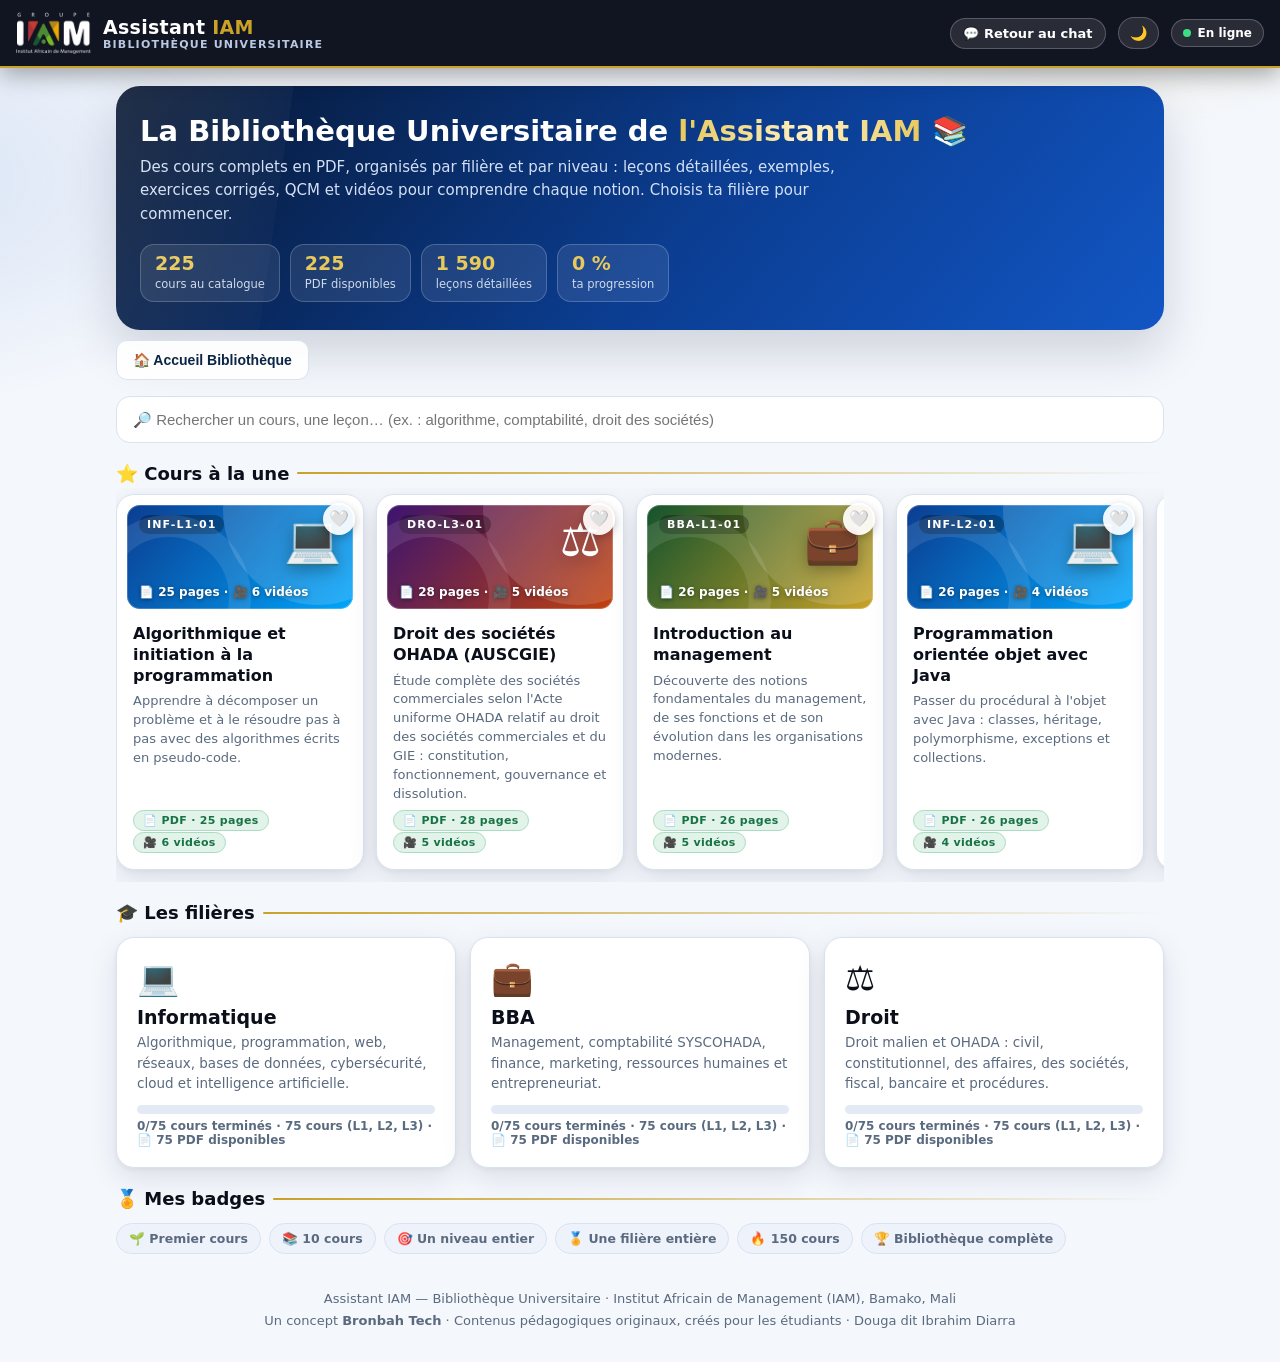
<file: docs/bibliotheque.html>
<!DOCTYPE html>
<html lang="fr">
<head>
<meta charset="utf-8">
<meta name="viewport" content="width=device-width, initial-scale=1">
<title>Assistant IAM — Bibliothèque Universitaire</title>
<meta name="description" content="Assistant IAM — Bibliothèque Universitaire : 225 cours PDF par filière et par niveau pour les étudiants de l'Institut Africain de Management (IAM), Bamako. Leçons, vidéos, exercices corrigés et QCM. Un concept Bronbah Tech.">
<style>
:root{
  --blue:#0b2545; --blue2:#1256c4; --sky:#e8f0fe; --ink:#0a0f1a; --mut:#5a6a7f;
  --line:#d9e2f0; --gold:#c9a227; --bg:#f4f7fc; --ok:#177245;
  --shadow:0 10px 30px rgba(10,20,50,.10), 0 2px 6px rgba(10,20,50,.06);
  --shadow-lg:0 22px 50px rgba(10,20,50,.16);
  --r:18px;
}
*{box-sizing:border-box}
html{scroll-behavior:smooth}
body{margin:0;font-family:system-ui,-apple-system,"Segoe UI",Roboto,sans-serif;background:var(--bg);color:var(--ink)}
body::before{content:"";position:fixed;inset:0;z-index:-1;background:
  radial-gradient(600px 300px at 85% -5%, rgba(201,162,39,.16), transparent 60%),
  radial-gradient(700px 380px at -10% 20%, rgba(18,86,196,.12), transparent 60%)}
.topbar{position:sticky;top:0;z-index:60;background:rgba(8,12,24,.96);backdrop-filter:blur(10px);color:#fff;padding:12px 16px;display:flex;align-items:center;gap:12px;box-shadow:0 6px 24px rgba(0,0,0,.35);border-bottom:2px solid var(--gold)}
.logo{font-weight:900;font-size:19px;letter-spacing:.3px}.logo b{color:var(--gold)}
.topbar .tag{font-size:11px;color:#b9c8e2;font-weight:700;letter-spacing:1.2px;text-transform:uppercase}
.badge-live{margin-left:auto;display:flex;align-items:center;gap:7px;font-size:12px;font-weight:700;background:rgba(255,255,255,.1);border:1px solid rgba(255,255,255,.22);padding:6px 11px;border-radius:999px}
.badge-live i{width:8px;height:8px;border-radius:50%;background:#3ddc84;animation:pulse 2s infinite}
@keyframes pulse{0%{box-shadow:0 0 0 0 rgba(61,220,132,.55)}70%{box-shadow:0 0 0 8px rgba(61,220,132,0)}100%{box-shadow:0 0 0 0 rgba(61,220,132,0)}}
.wrap{max-width:1080px;margin:0 auto;padding:18px 16px 10px}
.hero{background:linear-gradient(130deg,#071630,#0b3d91 55%,#1256c4);color:#fff;border-radius:24px;padding:28px 24px;box-shadow:var(--shadow-lg);position:relative;overflow:hidden}
.hero::after{content:"";position:absolute;top:-60%;left:-30%;width:45%;height:220%;background:linear-gradient(100deg,transparent,rgba(255,255,255,.12),transparent);transform:rotate(8deg);animation:sheen 8s ease-in-out infinite}
@keyframes sheen{0%,55%{left:-35%}85%,100%{left:115%}}
.hero h1{margin:0 0 8px;font-size:29px;line-height:1.18}
.hero h1 .grad{background:linear-gradient(92deg,#e8c95a,#fff2c4 55%,#e8c95a);-webkit-background-clip:text;background-clip:text;color:transparent}
.hero p{margin:0;color:#d3e0f5;font-size:15px;line-height:1.55;max-width:700px}
.stats{display:flex;flex-wrap:wrap;gap:10px;margin-top:18px}
.stat{background:rgba(255,255,255,.09);border:1px solid rgba(255,255,255,.2);border-radius:14px;padding:9px 14px;min-width:108px}
.stat b{font-size:19px;color:#e8c95a;display:block;line-height:1}
.stat span{font-size:11.5px;color:#cfdaea}
.searchbar{margin:16px 0;display:flex;gap:8px}
.searchbar input{flex:1;padding:14px 16px;border:1.5px solid var(--line);border-radius:14px;font-size:15px;background:#fff;outline:none;transition:border-color .2s,box-shadow .2s}
.searchbar input:focus{border-color:var(--blue2);box-shadow:0 0 0 4px rgba(18,86,196,.16)}
.grid{display:grid;grid-template-columns:repeat(auto-fit,minmax(230px,1fr));gap:14px;margin:14px 0}
.fcard{background:#fff;border:1px solid var(--line);border-radius:var(--r);padding:20px;box-shadow:var(--shadow);cursor:pointer;transition:transform .25s,box-shadow .25s;animation:up .5s ease both}
.fcard:hover{transform:translateY(-4px);box-shadow:var(--shadow-lg)}
.fcard .ico{font-size:34px}
.fcard h3{margin:8px 0 4px;font-size:19px}
.fcard p{margin:0;color:var(--mut);font-size:13.5px;line-height:1.5}
@keyframes up{from{opacity:0;transform:translateY(12px)}to{opacity:1;transform:none}}
.bar{height:9px;background:#e3eaf5;border-radius:99px;overflow:hidden;margin-top:12px}
.bar i{display:block;height:100%;background:linear-gradient(90deg,var(--blue2),var(--gold));border-radius:99px;transition:width .6s ease}
.barlbl{font-size:12px;color:var(--mut);margin-top:5px;font-weight:600}
.crumbs{display:flex;flex-wrap:wrap;gap:6px;align-items:center;margin:4px 0 12px;font-size:13.5px}
.crumbs button{background:none;border:0;color:var(--blue);font-weight:700;cursor:pointer;font-size:13.5px;padding:0}
.crumbs span{color:var(--mut)}
.lvl{display:flex;gap:8px;flex-wrap:wrap;margin-bottom:14px}
.lvl button{border:1.5px solid var(--line);background:#fff;border-radius:999px;padding:9px 18px;font-weight:800;cursor:pointer;font-size:14px;transition:all .2s}
.lvl button.on{background:var(--blue);color:#fff;border-color:var(--blue);box-shadow:0 8px 18px rgba(11,61,145,.3)}
.scard{background:#fff;border:1px solid var(--line);border-radius:var(--r);padding:16px;box-shadow:var(--shadow);cursor:pointer;transition:transform .22s,box-shadow .22s;animation:up .45s ease both;display:flex;flex-direction:column;gap:6px}
.scard:hover{transform:translateY(-3px);box-shadow:var(--shadow-lg)}
.scard .code{font-size:11px;font-weight:800;letter-spacing:.6px;color:var(--blue2)}
.scard h4{margin:0;font-size:16px;line-height:1.3}
.scard p{margin:0;color:var(--mut);font-size:13px;line-height:1.45;flex:1}
.pill{display:inline-block;font-size:11px;font-weight:800;padding:3px 9px;border-radius:999px;letter-spacing:.3px}
.pill.ok{background:#e2f4e9;color:var(--ok);border:1px solid #a9dcc0}
.pill.wait{background:#fdf3d7;color:#7a5b12;border:1px solid #ecd28a}
.pill.done{background:var(--blue);color:#fff}
.panel{background:#fff;border:1px solid var(--line);border-radius:var(--r);padding:18px;box-shadow:var(--shadow);margin-bottom:14px}
.panel h2{margin:0 0 6px;font-size:21px}
.panel h3{margin:16px 0 6px;font-size:16px}
.lessons{margin:6px 0;padding-left:20px;line-height:1.75;font-size:14.5px}
.vid{border:1px solid var(--line);border-radius:12px;padding:11px 13px;margin:8px 0;background:#fbfcfe}
.vid a{font-weight:700;color:var(--blue);text-decoration:none}
.vid a:hover{text-decoration:underline}
.vid .meta{font-size:12px;color:var(--mut);margin-top:2px}
.vid p{margin:4px 0 0;font-size:13px;color:#33455c}
.btn{display:inline-block;background:linear-gradient(140deg,var(--blue2),var(--blue));color:#fff;border:0;border-radius:11px;padding:11px 16px;font-weight:800;cursor:pointer;text-decoration:none;font-size:14px;box-shadow:0 8px 18px rgba(11,61,145,.28);transition:transform .2s}
.btn:hover{transform:translateY(-2px)}
.btn.gold{background:linear-gradient(140deg,#e8c95a,var(--gold));color:#241a02}
.btn.ghost{background:#eef3fb;color:var(--blue);box-shadow:none;border:1px solid var(--line)}
.btnrow{display:flex;flex-wrap:wrap;gap:8px;margin:12px 0}
.reader{width:100%;height:72vh;border:1px solid var(--line);border-radius:14px;background:#fff}
.note{font-size:13px;color:var(--mut);line-height:1.55}
.empty{color:var(--mut);font-style:italic;font-size:14px}
.foot{text-align:center;color:var(--mut);font-size:13px;padding:22px 16px 30px;line-height:1.7}
.navrow{position:sticky;top:64px;z-index:55;display:flex;gap:8px;margin:10px 0 2px}
.navrow .btn{background:rgba(255,255,255,.92);backdrop-filter:blur(6px)}
img{max-width:100%}
.grid{grid-template-columns:repeat(auto-fit,minmax(min(100%,230px),1fr))}
@media (max-width:600px){
  .hero h1{font-size:23px}.hero{padding:21px 17px}.reader{height:60vh}
  .topbar{flex-wrap:wrap;gap:8px;padding:10px 12px}
  .topbar .tag{display:none}
  .topbar img{height:34px}
  .logo{font-size:16px}
  .wrap{padding:12px 10px 8px}
  .stat{flex:1 1 42%;min-width:0}
  .rail .scard{min-width:76vw;max-width:76vw}
  .btnrow .btn{flex:1 1 150px;text-align:center}
  .cover.big{height:112px}
  .cover.big .big{font-size:52px}
  .panel{padding:14px}
  .navrow{top:56px}
  .searchbar input{padding:12px 13px;font-size:14px}
  .favbtn{width:36px;height:36px}
}
@media (max-width:360px){.rail .scard{min-width:84vw;max-width:84vw}.hero h1{font-size:20px}}

.cover{height:104px;border-radius:13px;position:relative;overflow:hidden;color:#fff;margin:-6px -6px 9px;background:linear-gradient(130deg,var(--c1,#0b3d91),var(--c2,#1256c4));box-shadow:inset 0 0 0 1px rgba(255,255,255,.22)}
.cover::before{content:"";position:absolute;width:190px;height:190px;border-radius:50%;background:rgba(255,255,255,.14);right:-60px;top:-90px}
.cover::after{content:"";position:absolute;width:120px;height:120px;border-radius:50%;border:22px solid rgba(255,255,255,.10);left:-40px;bottom:-70px}
.cover .big{position:absolute;right:12px;top:8px;font-size:46px;filter:drop-shadow(0 4px 8px rgba(0,0,0,.3))}
.cover .ccode{position:absolute;left:12px;top:10px;font-size:11px;font-weight:900;letter-spacing:1.1px;background:rgba(0,0,0,.28);padding:3px 8px;border-radius:999px}
.cover .cmeta{position:absolute;left:12px;bottom:10px;font-size:12px;font-weight:800;text-shadow:0 1px 4px rgba(0,0,0,.45)}
.cover.big{height:150px;margin:-6px -6px 12px}
.cover.big .big{font-size:74px;top:16px;right:18px}
.cover.big .cmeta{font-size:14px}
.favbtn{position:absolute;top:8px;right:8px;z-index:3;background:rgba(255,255,255,.92);border:0;border-radius:50%;width:32px;height:32px;font-size:16px;cursor:pointer;box-shadow:0 3px 8px rgba(0,0,0,.25);line-height:1}
.scard{position:relative}
.sectiontitle{font-size:18px;margin:20px 0 4px;display:flex;align-items:center;gap:8px}
.sectiontitle::after{content:"";flex:1;height:2px;border-radius:2px;background:linear-gradient(90deg,var(--gold),transparent)}
.rail{display:flex;gap:12px;overflow-x:auto;padding:6px 2px 12px;scroll-snap-type:x mandatory;scrollbar-width:thin}
.rail .scard{min-width:248px;max-width:248px;scroll-snap-align:start}
.badges{display:flex;gap:8px;flex-wrap:wrap;margin:14px 0 2px}
.badgechip{font-size:12.5px;font-weight:800;padding:7px 12px;border-radius:999px;background:#eef3fb;border:1px solid var(--line);color:var(--mut)}
.badgechip.on{background:linear-gradient(140deg,#fdf6dd,#f7ecd0);border-color:var(--gold);color:#5c4703;box-shadow:0 4px 12px rgba(201,162,39,.25)}
.filters{display:flex;gap:7px;flex-wrap:wrap;margin:0 0 14px}
.filters button{border:1.5px solid var(--line);background:#fff;border-radius:999px;padding:7px 14px;font-weight:700;cursor:pointer;font-size:13px;transition:all .2s}
.filters button.on{background:var(--ink);color:#fff;border-color:var(--ink)}
.lvlmeta{font-size:13.5px;color:var(--mut);font-weight:600;margin:-4px 0 12px}
html[data-theme="dark"] body{background:#070d18;color:#e8eef7}
html[data-theme="dark"] .fcard,html[data-theme="dark"] .scard,html[data-theme="dark"] .panel{background:#101b30;border-color:#24344f;color:#e8eef7}
html[data-theme="dark"] .fcard p,html[data-theme="dark"] .scard p{color:#9db1cc}
html[data-theme="dark"] .note,html[data-theme="dark"] .lvlmeta{color:#93a5c0}
html[data-theme="dark"] .vid{background:#0c1626;border-color:#24344f}
html[data-theme="dark"] .vid p{color:#b9c8de}
html[data-theme="dark"] .searchbar input{background:#0d1729;color:#e8eef7;border-color:#24344f}
html[data-theme="dark"] .lvl button,html[data-theme="dark"] .filters button{background:#101b30;color:#e8eef7;border-color:#24344f}
html[data-theme="dark"] .lvl button.on{background:var(--blue2);border-color:var(--blue2)}
html[data-theme="dark"] .filters button.on{background:#e8eef7;color:#0a0f1a;border-color:#e8eef7}
html[data-theme="dark"] .bar{background:#24344f}
html[data-theme="dark"] .foot{color:#7e90ad}
html[data-theme="dark"] .reader{background:#101b30}
</style>
</head>
<body>
<header class="topbar">
  <img src="logo-iam-blanc.png" alt="Groupe IAM — Institut Africain de Management" style="height:42px;width:auto">
  <div><div class="logo">Assistant <b>IAM</b></div><div class="tag">Bibliothèque Universitaire</div></div>
  <a href="index.html" style="margin-left:auto;color:#fff;text-decoration:none;font-size:13px;font-weight:700;background:rgba(255,255,255,.1);border:1px solid rgba(255,255,255,.22);padding:7px 12px;border-radius:999px">💬 Retour au chat</a>
  <button type="button" id="theme-btn" title="Mode sombre / clair" style="background:rgba(255,255,255,.1);border:1px solid rgba(255,255,255,.22);color:#fff;border-radius:999px;padding:7px 11px;cursor:pointer;font-size:14px">🌙</button>
  <div class="badge-live" style="margin-left:0"><i></i> En ligne</div>
</header>
<main class="wrap">
  <section class="hero">
    <h1>La Bibliothèque Universitaire de <span class="grad">l'Assistant IAM</span> 📚</h1>
    <p>Des cours complets en PDF, organisés par filière et par niveau : leçons détaillées, exemples, exercices corrigés, QCM et vidéos pour comprendre chaque notion. Choisis ta filière pour commencer.</p>
    <div class="stats">
      <div class="stat"><b id="st-cours">225</b><span>cours au catalogue</span></div>
      <div class="stat"><b id="st-pdf">0</b><span>PDF disponibles</span></div>
      <div class="stat"><b id="st-lecons">1 590</b><span>leçons détaillées</span></div>
      <div class="stat"><b id="st-prog">0 %</b><span>ta progression</span></div>
    </div>
  </section>

  <div class="navrow"><button type="button" id="backbtn" class="btn ghost" style="display:none" onclick="goBack()">← Retour</button><button type="button" class="btn ghost" onclick="goHome()">🏠 Accueil Bibliothèque</button></div>
  <div class="searchbar"><input id="search" type="search" placeholder="🔎 Rechercher un cours, une leçon… (ex. : algorithme, comptabilité, droit des sociétés)"></div>
  <div id="app"><p class="empty">Chargement du catalogue…</p></div>
</main>
<footer class="foot">
  Assistant IAM — Bibliothèque Universitaire · Institut Africain de Management (IAM), Bamako, Mali<br>
  Un concept <b>Bronbah Tech</b> · Contenus pédagogiques originaux, créés pour les étudiants · Douga dit Ibrahim Diarra
</footer>

<script>
let CAT = null, MAN = {};
let DONE = new Set(JSON.parse(localStorage.getItem("biblio_done") || "[]"));
let FAVS = new Set(JSON.parse(localStorage.getItem("biblio_favs") || "[]"));
let RECENT = JSON.parse(localStorage.getItem("biblio_recent") || "[]");
function saveFavs(){ localStorage.setItem("biblio_favs", JSON.stringify([...FAVS])); }
function toggleFav(code, ev){ if (ev) ev.stopPropagation(); FAVS.has(code) ? FAVS.delete(code) : FAVS.add(code); saveFavs(); renderCurrent(); }
function markRecent(code){ RECENT = [code, ...RECENT.filter(c => c !== code)].slice(0, 8); localStorage.setItem("biblio_recent", JSON.stringify(RECENT)); }
const COVER = { INF:["#0b3d91","#00a6fb","💻"], BBA:["#14532d","#c9a227","💼"], DRO:["#3b1470","#c2410c","⚖️"] };
function coverHTML(m, big){
  const p = (m.code || "INF").slice(0,3); const c = COVER[p] || COVER.INF;
  const a = MAN[m.code] || {};
  return `<div class="cover${big ? " big" : ""}" style="--c1:${c[0]};--c2:${c[1]}"><span class="big">${c[2]}</span><span class="ccode">${esc(m.code)}</span><span class="cmeta">📄 ${a.pages || "25+"} pages${a.videos && a.videos.length ? " · 🎥 " + a.videos.length + " vidéos" : ""}</span></div>`;
}
function badgesHTML(){
  const n = DONE.size;
  const B = [[1,"🌱","Premier cours"],[10,"📚","10 cours"],[25,"🎯","Un niveau entier"],[75,"🏅","Une filière entière"],[150,"🔥","150 cours"],[225,"🏆","Bibliothèque complète"]];
  return `<div class="badges">${B.map(([s,i,l]) => `<span class="badgechip${n >= s ? " on" : ""}">${i} ${l}${n >= s ? " ✓" : ""}</span>`).join("")}</div>`;
}
let VIEW = { type: "home" };
function renderCurrent(){
  if (VIEW.type === "filiere") vueFiliere(curF);
  else if (VIEW.type === "matiere") vueMatiere(VIEW.code);
  else if (VIEW.type === "search") doSearch(document.getElementById("search").value);
  else vueAccueil();
}
function goHome(){ if (location.hash !== "#accueil") location.hash = "#accueil"; else vueAccueil(); }
function goF(i, n){ const t = "#f=" + i + (n ? "&n=" + n : ""); if (location.hash !== t) location.hash = t; else vueFiliere(i, n); }
function goC(code){ const t = "#c=" + code; if (location.hash !== t) location.hash = t; else vueMatiere(code); }
function goBack(){
  const before = location.hash;
  history.back();
  setTimeout(() => { if (location.hash === before) goHome(); }, 350);
}
function route(){
  if (!CAT) return;
  const h = location.hash || "";
  let done = false;
  if (h.startsWith("#c=")){
    const code = h.slice(3); if (findMatiere(code)){ vueMatiere(code); done = true; }
  } else if (/^#[A-Z]{3}-L[123]-\d{2}$/.test(h)){
    const code = h.slice(1); if (findMatiere(code)){ vueMatiere(code); done = true; }
  } else if (h.startsWith("#f=")){
    const parts = h.slice(3).split("&n=");
    const fi = parseInt(parts[0], 10);
    if (!isNaN(fi) && CAT.filieres[fi]){ vueFiliere(fi, parts[1] || undefined); done = true; }
  }
  if (!done) vueAccueil();
  const bb = document.getElementById("backbtn");
  if (bb) bb.style.display = VIEW.type === "home" ? "none" : "";
}
window.addEventListener("hashchange", route);
const app = document.getElementById("app");
const esc = s => String(s).replace(/[&<>"]/g, c => ({"&":"&amp;","<":"&lt;",">":"&gt;",'"':"&quot;"}[c]));
const totalCours = () => CAT.filieres.reduce((a,f) => a + ["L1","L2","L3"].reduce((x,n) => x + f.niveaux[n].length, 0), 0);
const dispo = () => Object.keys(MAN).filter(k => MAN[k] && MAN[k].pdf).length;

function saveDone(){ localStorage.setItem("biblio_done", JSON.stringify([...DONE])); majStats(); }
function majStats(){
  document.getElementById("st-cours").textContent = totalCours();
  document.getElementById("st-pdf").textContent = dispo();
  document.getElementById("st-prog").textContent = Math.round(DONE.size / totalCours() * 100) + " %";
}
function dispoFiliere(f){
  return ["L1","L2","L3"].flatMap(n => f.niveaux[n].map(m => m.code)).filter(c => MAN[c] && MAN[c].pdf).length;
}
function progFiliere(f){
  const codes = ["L1","L2","L3"].flatMap(n => f.niveaux[n].map(m => m.code));
  const d = codes.filter(c => DONE.has(c)).length;
  return { d, t: codes.length, pct: Math.round(d / codes.length * 100) };
}

function matsByCodes(codes){ return codes.map(c => { const r = findMatiere(c); return r ? r.m : null; }).filter(Boolean); }
function railHTML(titre, mats){
  if (!mats.length) return "";
  return `<h3 class="sectiontitle">${titre}</h3><div class="rail">${mats.map((m,j) => cardMatiere(m, j)).join("")}</div>`;
}
function vueAccueil(){
  VIEW = { type: "home" };
  const icons = { "Informatique":"💻", "BBA — Business Administration":"💼", "Droit":"⚖️" };
  const desc = {
    "Informatique":"Algorithmique, programmation, web, réseaux, bases de données, cybersécurité, cloud et intelligence artificielle.",
    "BBA — Business Administration":"Management, comptabilité SYSCOHADA, finance, marketing, ressources humaines et entrepreneuriat.",
    "Droit":"Droit malien et OHADA : civil, constitutionnel, des affaires, des sociétés, fiscal, bancaire et procédures."
  };
  const featured = matsByCodes(["INF-L1-01","DRO-L3-01","BBA-L1-01","INF-L2-01","DRO-L1-01","BBA-L3-01"]);
  const recents = matsByCodes(RECENT);
  const favs = matsByCodes([...FAVS]);
  app.innerHTML = railHTML("⭐ Cours à la une", featured)
    + railHTML("▶️ Reprendre mes cours", recents)
    + (favs.length ? `<h3 class="sectiontitle">❤️ Mes favoris</h3><div class="grid">${favs.map((m,j) => cardMatiere(m, j)).join("")}</div>` : "")
    + `<h3 class="sectiontitle">🎓 Les filières</h3><div class="grid">${CAT.filieres.map((f,i) => { const p = progFiliere(f); return `
    <div class="fcard" style="animation-delay:${i*0.08}s" onclick="goF(${i})">
      <div class="ico">${icons[f.filiere] || "📘"}</div>
      <h3>${esc(f.filiere.replace(" — Business Administration",""))}</h3>
      <p>${desc[f.filiere] || ""}</p>
      <div class="bar"><i style="width:${p.pct}%"></i></div>
      <div class="barlbl">${p.d}/${p.t} cours terminés · 75 cours (L1, L2, L3) · 📄 ${dispoFiliere(f)} PDF disponibles</div>
    </div>`; }).join("")}</div>`
    + `<h3 class="sectiontitle">🏅 Mes badges</h3>` + badgesHTML();
  window.scrollTo({ top: 0, behavior: "smooth" });
}

let curF = 0, curN = "L1", curFilter = "tous";
function setFilter(k){ curFilter = k; vueFiliere(curF); }
function vueFiliere(i, niv){
  VIEW = { type: "filiere" };
  curF = i; if (niv) curN = niv;
  const f = CAT.filieres[i];
  const prefix = f.niveaux[curN][0].code.split("-")[0];
  const doneN = f.niveaux[curN].filter(m => DONE.has(m.code)).length;
  app.innerHTML = `
    <div class="crumbs"><button onclick="goHome()">Accueil</button><span>›</span><b>${esc(f.filiere)}</b></div>
    <div class="lvl">${["L1","L2","L3"].map(n => `<button class="${n===curN?"on":""}" onclick="goF(${i},'${n}')">${n === "L1" ? "Licence 1" : n === "L2" ? "Licence 2" : "Licence 3"}</button>`).join("")}</div>
    <div class="lvlmeta">${doneN}/25 cours terminés · ${f.niveaux[curN].filter(m => MAN[m.code] && MAN[m.code].pdf).length} PDF disponibles dans ce niveau${doneN === 25 ? " · 🏆 Niveau terminé, bravo !" : ""}</div>
    <div class="btnrow"><a class="btn gold" href="zips/${prefix}-${curN}.zip" download>⬇ Télécharger tout le niveau ${curN} (ZIP, 25 PDF)</a></div>
    <div class="filters">${[["tous","Tous"],["dispo","📄 PDF disponibles"],["done","✓ Terminés"],["fav","❤️ Favoris"],["wait","⏳ En préparation"]].map(([k,l]) => `<button class="${curFilter===k?"on":""}" onclick="setFilter('${k}')">${l}</button>`).join("")}</div>
    <div class="grid">${f.niveaux[curN].filter(m => curFilter==="tous" || (curFilter==="dispo" && MAN[m.code] && MAN[m.code].pdf) || (curFilter==="done" && DONE.has(m.code)) || (curFilter==="fav" && FAVS.has(m.code)) || (curFilter==="wait" && !(MAN[m.code] && MAN[m.code].pdf))).map((m,j) => cardMatiere(m, j)).join("") || '<p class="empty">Aucun cours dans cette catégorie pour le moment.</p>'}</div>`;
  window.scrollTo({ top: 0, behavior: "smooth" });
}
function cardMatiere(m, j){
  const a = MAN[m.code];
  const done = DONE.has(m.code);
  const fav = FAVS.has(m.code);
  return `<div class="scard" style="animation-delay:${Math.min(j*0.03,0.5)}s" onclick="goC('${m.code}')">
    <button class="favbtn" title="Ajouter aux favoris" onclick="toggleFav('${m.code}', event)">${fav ? "❤️" : "🤍"}</button>
    ${coverHTML(m, false)}
    <h4>${esc(m.titre)}</h4>
    <p>${esc(m.resume)}</p>
    <div>${a && a.pdf ? `<span class="pill ok">📄 PDF · ${a.pages || "25+"} pages</span>` : `<span class="pill wait">⏳ En préparation</span>`}
    ${a && a.videos && a.videos.length ? ` <span class="pill ok">🎥 ${a.videos.length} vidéos</span>` : ""}
    ${done ? ` <span class="pill done">✓ Terminé</span>` : ""}</div>
  </div>`;
}
function findMatiere(code){
  for (let i = 0; i < CAT.filieres.length; i++)
    for (const n of ["L1","L2","L3"]){
      const m = CAT.filieres[i].niveaux[n].find(x => x.code === code);
      if (m) return { m, fi: i, niv: n };
    }
  return null;
}
function vueMatiere(code){
  const r = findMatiere(code); if (!r) return;
  VIEW = { type: "matiere", code };
  markRecent(code);
  const { m, fi, niv } = r; const f = CAT.filieres[fi]; const a = MAN[code] || {};
  const done = DONE.has(code);
  const fav = FAVS.has(code);
  const videos = a.videos || [];
  const idx = f.niveaux[niv].findIndex(x => x.code === code);
  const similaires = [1,2,3].map(k => f.niveaux[niv][(idx + k) % f.niveaux[niv].length]).filter(x => x && x.code !== code);
  app.innerHTML = `
    <div class="crumbs"><button onclick="goHome()">Accueil</button><span>›</span><button onclick="goF(${fi},'${niv}')">${esc(f.filiere)} · ${niv}</button><span>›</span><b>${esc(m.titre)}</b></div>
    <section class="panel">
      ${coverHTML(m, true)}
      <span class="code" style="font-size:12px;font-weight:800;letter-spacing:.6px;color:var(--blue2)">${esc(m.code)} · ${esc(f.filiere)} — ${niv === "L1" ? "Licence 1" : niv === "L2" ? "Licence 2" : "Licence 3"}</span>
      <h2>${esc(m.titre)}</h2>
      <p class="note">${esc(m.resume)}</p>
      <div class="btnrow">
        ${a.pdf ? `<a class="btn gold" href="${a.pdf}" download>⬇ Télécharger le PDF (${a.pages || "25+"} pages)</a>` : `<span class="pill wait">⏳ PDF en préparation — les leçons ci-dessous sont déjà consultables</span>`}
        <button class="btn ${done ? "ghost" : ""}" onclick="toggleDone('${code}')">${done ? "↩ Marquer comme non terminé" : "✓ Marquer comme terminé"}</button>
        <button class="btn ghost" onclick="toggleFav('${code}', event)">${fav ? "❤️ Dans mes favoris" : "🤍 Ajouter aux favoris"}</button>
        <button class="btn ghost" onclick="shareCours('${code}')">📲 Partager ce cours</button>
      </div>
      <h3>📖 Leçons du cours</h3>
      <ol class="lessons">${m.lecons.map(l => `<li>${esc(l)}</li>`).join("")}</ol>
      <h3>🎥 Vidéos pour comprendre</h3>
      ${videos.length ? videos.map(v => `<div class="vid"><a href="${esc(v.url)}" target="_blank" rel="noopener">▶ ${esc(v.titre)}</a><div class="meta">${esc(v.chaine)} · ${esc(v.langue || "Français")} · Niveau : ${esc(v.niveau || "Débutant")}</div><p>${esc(v.description || "")}</p></div>`).join("") : `<p class="empty">Vidéos en cours de sélection et de vérification pour ce cours.</p>`}
      <h3>✍️ Exercices et QCM</h3>
      <p class="note">${a.pdf ? "Les travaux dirigés, exercices corrigés et le QCM d'évaluation de ce cours se trouvent dans le PDF (sections TD, Exercices corrigés et QCM)." : "Les exercices corrigés et le QCM arriveront avec le PDF de ce cours."}</p>
    </section>
    ${a.pdf ? `<section class="panel"><h3 style="margin-top:0">📄 Lire le cours ici</h3><iframe class="reader" src="${a.pdf}" title="Lecteur PDF — ${esc(m.titre)}"></iframe></section>` : ""}
    <h3 class="sectiontitle">📚 Cours similaires — continue dans ce niveau</h3>
    <div class="grid">${similaires.map((x,j) => cardMatiere(x, j)).join("")}</div>`;
  window.scrollTo({ top: 0, behavior: "smooth" });
}
function shareCours(code){
  const r = findMatiere(code); const url = location.href.split("#")[0] + "#c=" + code;
  const data = { title: "Assistant IAM — Bibliothèque", text: "📚 Cours " + code + " — " + (r ? r.m.titre : code) + " (Assistant IAM, Bibliothèque Universitaire)", url };
  if (navigator.share){ navigator.share(data).catch(() => {}); }
  else if (navigator.clipboard){ navigator.clipboard.writeText(url).then(() => alert("Lien du cours copié !")); }
}
function toggleDone(code){ DONE.has(code) ? DONE.delete(code) : DONE.add(code); saveDone(); vueMatiere(code); }

function doSearch(val){
  const q = String(val || "").trim().toLowerCase();
  if (q.length < 2){ if (location.hash && location.hash !== "#accueil") location.hash = "#accueil"; else vueAccueil(); return; }
  VIEW = { type: "search" };
  const res = [];
  CAT.filieres.forEach((f, fi) => ["L1","L2","L3"].forEach(n => f.niveaux[n].forEach(m => {
    const hay = (m.titre + " " + m.resume + " " + m.lecons.join(" ")).toLowerCase();
    if (hay.includes(q)) res.push(m);
  })));
  app.innerHTML = res.length
    ? `<p class="note">${res.length} cours trouvé(s) pour « ${esc(q)} »</p><div class="grid">${res.map((m,j) => cardMatiere(m, j)).join("")}</div>`
    : `<p class="empty">Aucun cours trouvé pour « ${esc(q)} ». Essaie un autre mot (ex. : algorithme, fiscalité, sociétés…).</p>`;
}
document.getElementById("search").addEventListener("input", e => doSearch(e.target.value));

Promise.all([
  fetch("catalogue.json", { cache: "no-store" }).then(r => r.json()),
  fetch("manifest.json", { cache: "no-store" }).then(r => r.json()).catch(() => ({}))
]).then(([cat, man]) => { CAT = cat; MAN = man || {}; majStats(); route(); })
 .catch(() => { app.innerHTML = `<p class="empty">Le catalogue n'a pas pu être chargé. Vérifie ta connexion puis recharge la page.</p>`; });
</script>
<script>
(function(){
  const root = document.documentElement; const btn = document.getElementById("theme-btn");
  function apply(t){ root.dataset.theme = t; if (btn) btn.textContent = t === "dark" ? "☀️" : "🌙"; }
  apply(localStorage.getItem("iam_theme") || "light");
  if (btn) btn.addEventListener("click", () => { const t = root.dataset.theme === "dark" ? "light" : "dark"; localStorage.setItem("iam_theme", t); apply(t); });
})();
</script>
</body>
</html>
</file>
